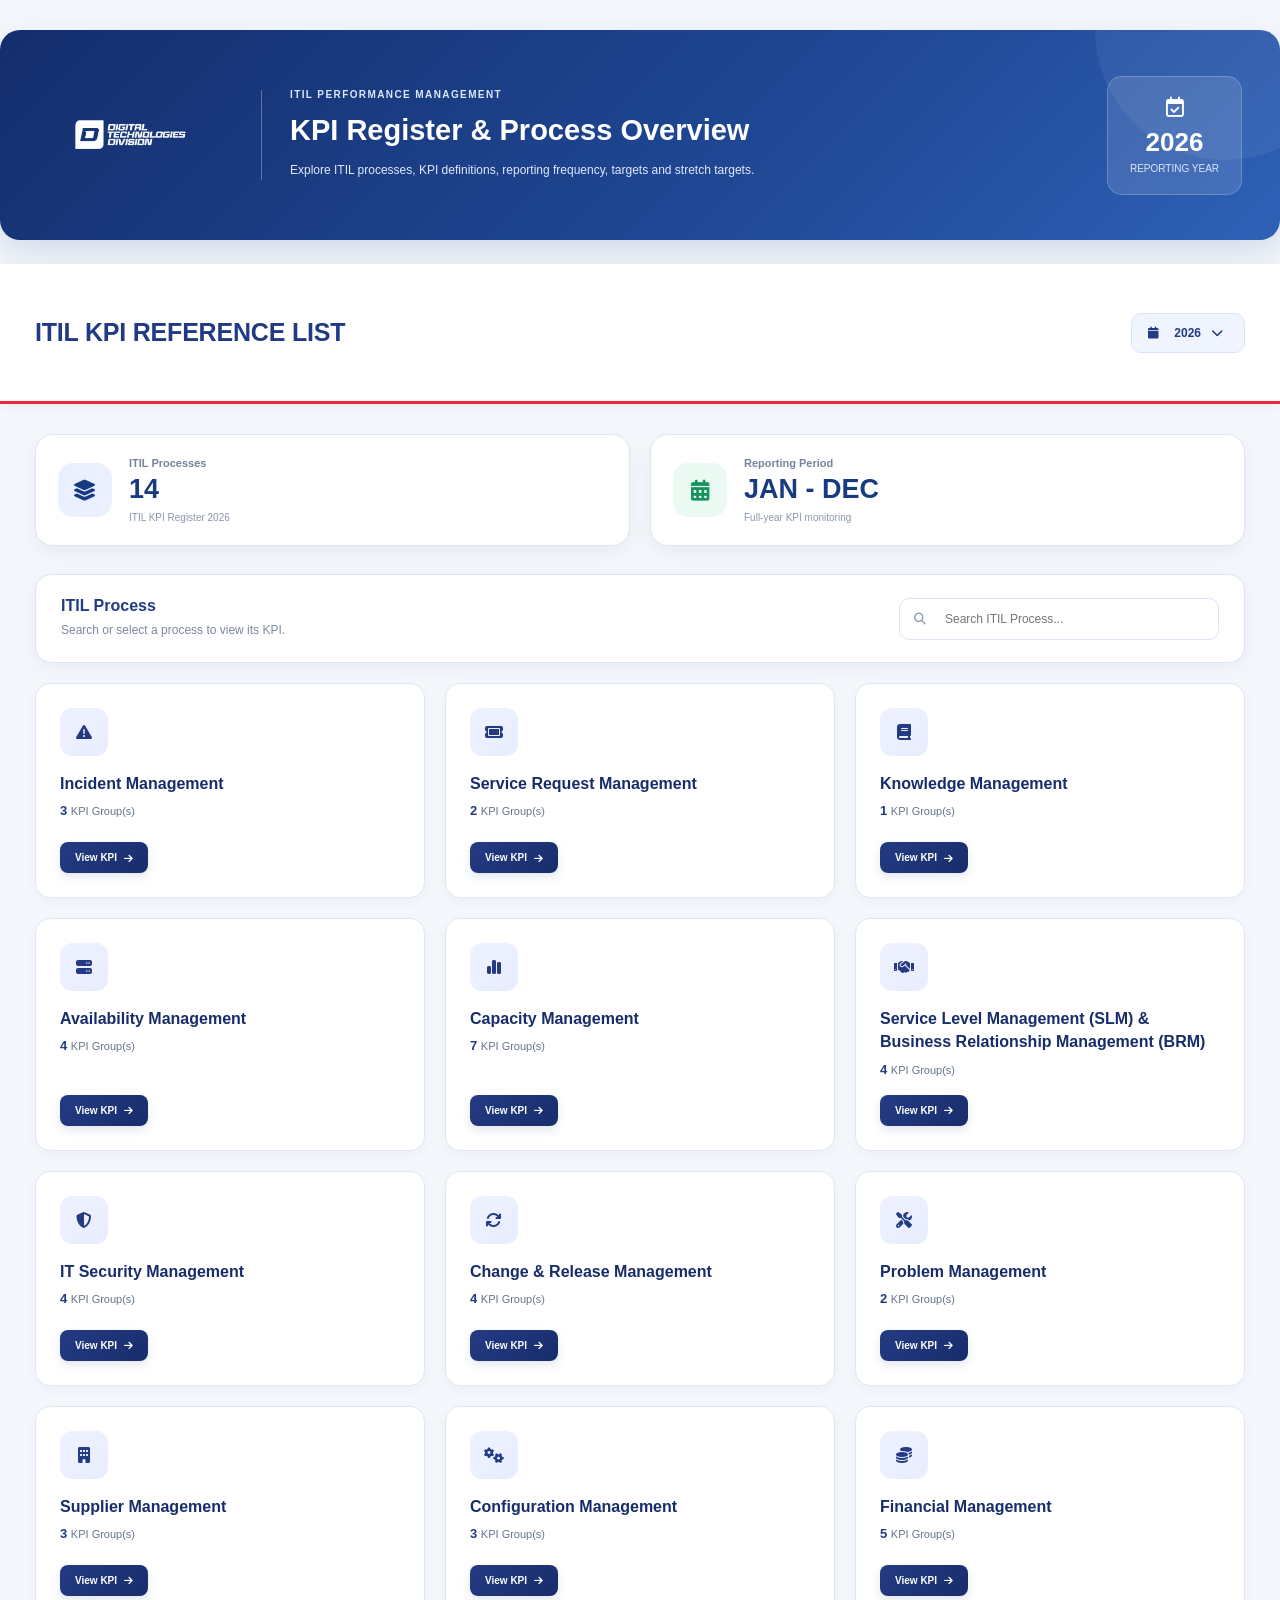
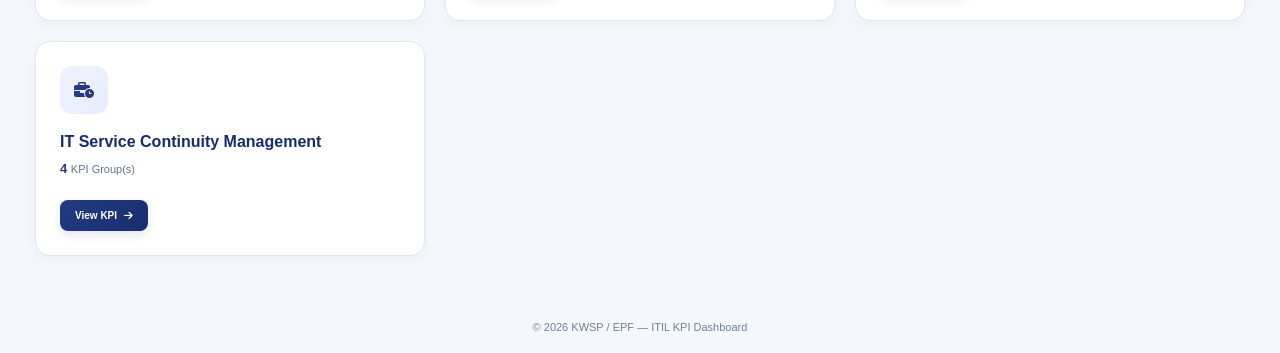
<file: index.html>
<!DOCTYPE html>
<html lang="en">

<head>
    <meta charset="UTF-8">
    <meta name="viewport" content="width=device-width, initial-scale=1.0">

    <title>KWSP | ITIL KPI Register 2026</title>

    <!-- ==========================================
         AUTOMATIC REDIRECT TO ITIL KPI REGISTER
    ========================================== -->

    <meta http-equiv="refresh" content="0; url=./overall.html">

    <script>
        // Automatically open ITIL KPI Register
        window.location.replace("./overall.html");
    </script>

</head>

<body>

    <p>
        Redirecting to ITIL KPI Register 2026...
    </p>

    <p>
        If the page does not open automatically,
        click the link below.
    </p>

    <a href="./overall.html">
        Open ITIL KPI Register 2026
    </a>

</body>

</html>
</file>
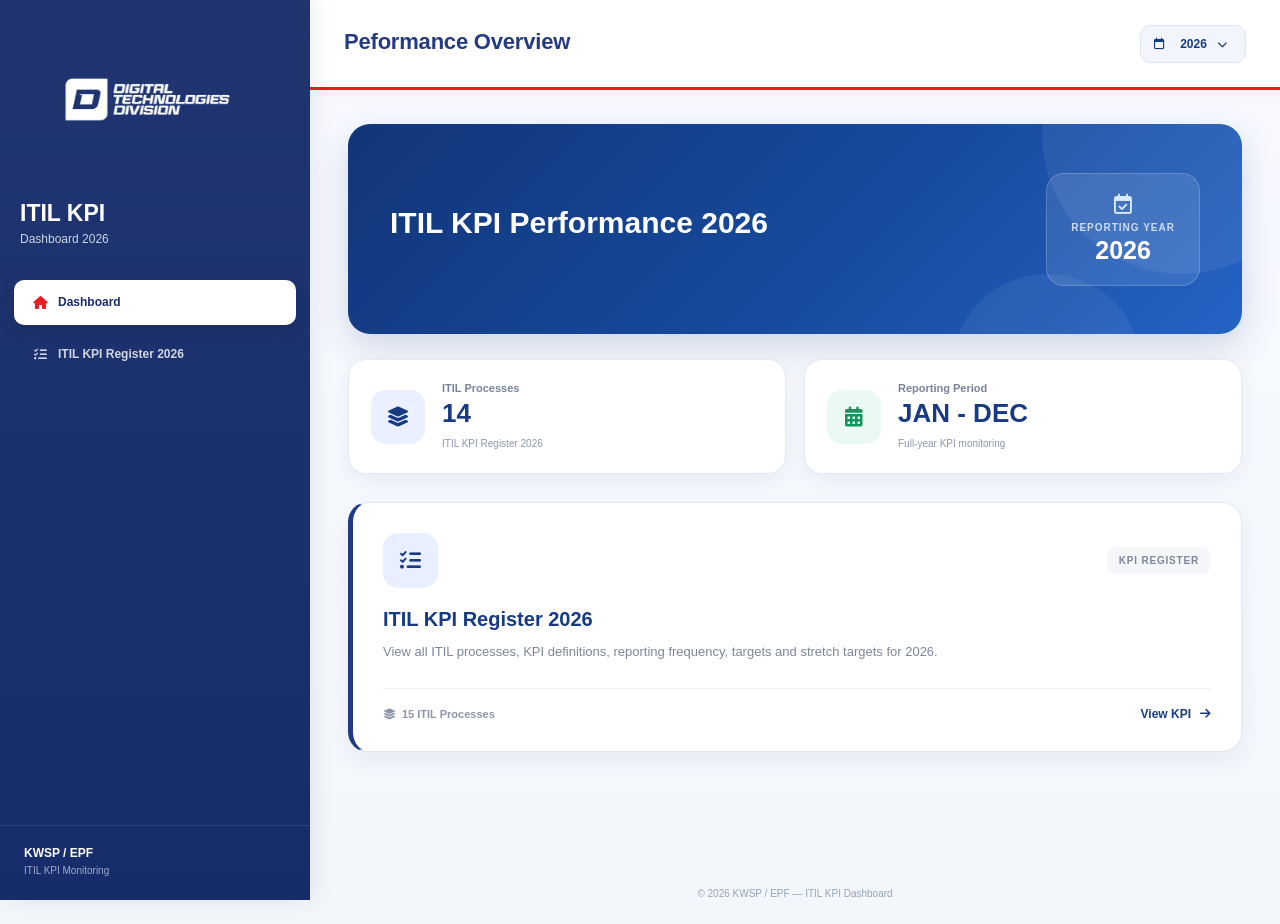
<file: dashboard.html>
<!DOCTYPE html>
<html lang="en">

<head>
    <meta charset="UTF-8">
    <meta name="viewport"
          content="width=device-width, initial-scale=1.0">

    <title>KWSP | ITIL KPI Dashboard 2026</title>

    <!-- MAIN CSS -->
    <link rel="stylesheet" href="css/style.css">

    <!-- FONT AWESOME -->
    <link rel="stylesheet"
          href="https://cdnjs.cloudflare.com/ajax/libs/font-awesome/6.5.1/css/all.min.css">

    <style>

        /* ==========================================
           GENERAL SETTINGS
        ========================================== */

        * {
            box-sizing: border-box;
        }

        .dashboard-content {
            padding-bottom: 35px;
        }

        /* ==========================================
           HERO BANNER
        ========================================== */

        .dashboard-hero {
            position: relative;
            overflow: hidden;
            display: flex;
            align-items: center;
            justify-content: space-between;
            gap: 30px;
            min-height: 210px;
            padding: 38px 42px;
            margin-bottom: 25px;
            border-radius: 22px;

            background: linear-gradient(
                135deg,
                #123578 0%,
                #174a9d 55%,
                #2463c5 100%
            );

            box-shadow:
                0 12px 35px rgba(23,59,130,0.18);

            color: white;
        }

        .dashboard-hero::before {
            content: "";
            position: absolute;
            width: 280px;
            height: 280px;
            right: -80px;
            top: -130px;
            border-radius: 50%;
            background: rgba(255,255,255,0.07);
        }

        .dashboard-hero::after {
            content: "";
            position: absolute;
            width: 190px;
            height: 190px;
            right: 100px;
            bottom: -130px;
            border-radius: 50%;
            background: rgba(255,255,255,0.06);
        }

        .dashboard-hero-copy {
            position: relative;
            z-index: 2;
            max-width: 650px;
        }

        .dashboard-hero h2 {
            margin: 0 0 12px;
            font-size: 30px;
            line-height: 1.25;
            color: white;
        }

        /* ==========================================
           REPORTING YEAR IN HERO
        ========================================== */

        .dashboard-hero-year {
            position: relative;
            z-index: 2;
            min-width: 135px;
            padding: 20px 24px;
            text-align: center;

            border:
                1px solid rgba(255,255,255,0.18);

            border-radius: 18px;
            background: rgba(255,255,255,0.11);
        }

        .dashboard-hero-year i {
            display: block;
            margin-bottom: 8px;
            font-size: 20px;
            color: #dbe8ff;
        }

        .dashboard-hero-year span {
            display: block;
            margin-bottom: 3px;
            font-size: 10px;
            font-weight: 700;
            letter-spacing: 1px;
            color: #cbdcff;
        }

        .dashboard-hero-year strong {
            font-size: 25px;
            color: white;
        }

        /* ==========================================
           YEAR DROPDOWN
           WHOLE BOX CLICKABLE
        ========================================== */

        .topbar .year.year-selector {
            position: relative;

            display: inline-flex;
            align-items: center;
            justify-content: center;

            gap: 10px;

            min-width: 106px;
            min-height: 38px;

            padding: 10px 13px;

            border: 1px solid #dbe4f4;
            border-radius: 10px;

            background: #f2f5fc;
            color: #173b82;

            cursor: pointer;
        }

        .year-selector > i {
            font-size: 12px;
            color: #173b82;
            pointer-events: none;
        }

        .year-selector #selectedYearLabel {
            font-family: Arial, sans-serif;
            font-size: 12px;
            font-weight: 700;
            color: #173b82;
            pointer-events: none;
        }

        /* Cover the entire box with select */

        .year-selector select {
            position: absolute;

            inset: 0;

            width: 100%;
            height: 100%;

            margin: 0;
            padding: 0;

            opacity: 0;

            cursor: pointer;
            z-index: 3;
        }

        .year-selector .fa-chevron-down {
            font-size: 10px;
            pointer-events: none;
        }

        .year-selector:focus-within {
            outline: 2px solid #2463c5;
            outline-offset: 2px;
        }

        /* ==========================================
           SUMMARY CARDS
        ========================================== */

        .dashboard-summary {
            display: grid;

            grid-template-columns:
                repeat(2, minmax(0, 1fr));

            gap: 18px;
            margin-bottom: 28px;
        }

        .summary-card {
            position: relative;
            overflow: hidden;

            display: flex;
            align-items: center;

            gap: 17px;

            min-height: 110px;
            padding: 22px;

            border: 1px solid #e3e9f3;
            border-radius: 18px;

            background: white;

            box-shadow:
                0 7px 20px rgba(15,43,89,0.06);

            transition: 0.2s ease;
        }

        .summary-card:hover {
            transform: translateY(-3px);

            box-shadow:
                0 12px 28px rgba(15,43,89,0.10);
        }

        .summary-icon {
            flex-shrink: 0;

            display: flex;
            align-items: center;
            justify-content: center;

            width: 54px;
            height: 54px;

            border-radius: 15px;
            font-size: 20px;
        }

        .summary-blue {
            color: #173b82;
            background: #eaf0ff;
        }

        .summary-green {
            color: #15945d;
            background: #eaf9f1;
        }

        .summary-content small {
            display: block;
            margin-bottom: 4px;

            color: #77839c;

            font-size: 11px;
            font-weight: 600;
        }

        .summary-content strong {
            display: block;
            margin-bottom: 4px;

            color: #173b82;

            font-size: 26px;
            line-height: 1.2;
        }

        .summary-content span {
            color: #8a96ac;
            font-size: 10px;
        }

        /* ==========================================
           KPI REGISTER CARD
        ========================================== */

        .dashboard-modules {
            display: grid;
            grid-template-columns: 1fr;
            gap: 18px;
        }

        .dashboard-card {
            position: relative;

            display: flex;
            flex-direction: column;

            min-height: 225px;
            padding: 30px;

            overflow: hidden;
            text-decoration: none;

            border: 1px solid #e1e7f0;
            border-left: 5px solid #203b84;

            border-radius: 20px;
            background: white;

            box-shadow:
                0 8px 22px rgba(15,43,89,0.06);

            transition:
                transform 0.22s ease,
                box-shadow 0.22s ease,
                border-color 0.22s ease;
        }

        .dashboard-card:hover {
            transform: translateY(-4px);
            border-color: #cbd9ef;

            box-shadow:
                0 15px 35px rgba(15,43,89,0.11);
        }

        .dashboard-card-top {
            display: flex;
            align-items: center;
            justify-content: space-between;

            margin-bottom: 20px;
        }

        .module-icon {
            display: flex;
            align-items: center;
            justify-content: center;

            width: 55px;
            height: 55px;

            border-radius: 15px;
            font-size: 21px;
        }

        .module-blue {
            color: #173b82;
            background: #e9efff;
        }

        .module-tag {
            padding: 8px 12px;

            border-radius: 9px;
            background: #f4f6fa;

            color: #7c879b;

            font-size: 10px;
            font-weight: 800;
            letter-spacing: 0.8px;
        }

        .dashboard-card h3 {
            position: relative;
            z-index: 2;

            margin: 0 0 10px;

            color: #173b82;
            font-size: 20px;
        }

        .dashboard-card p {
            position: relative;
            z-index: 2;

            flex-grow: 1;

            margin: 0 0 25px;

            color: #7c879b;
            font-size: 13px;
            line-height: 1.7;
        }

        .dashboard-card-footer {
            position: relative;
            z-index: 2;

            display: flex;
            align-items: center;
            justify-content: space-between;

            gap: 15px;

            padding-top: 18px;
            border-top: 1px solid #edf0f5;
        }

        .dashboard-card-info {
            display: inline-flex;
            align-items: center;
            gap: 7px;

            color: #8b96aa;

            font-size: 11px;
            font-weight: 600;
        }

        .dashboard-card-open {
            display: inline-flex;
            align-items: center;
            gap: 9px;

            color: #173b82;

            font-size: 12px;
            font-weight: 800;
        }

        .dashboard-card-open i {
            transition: transform 0.2s ease;
        }

        .dashboard-card:hover
        .dashboard-card-open i {
            transform: translateX(4px);
        }

        /* ==========================================
           NO DATA AVAILABLE PAGE
        ========================================== */

        #dashboard2026[hidden],
        #noYearData[hidden] {
            display: none !important;
        }

        .no-year-data {
            margin: 35px;
            padding: 80px 25px;

            background: white;

            border: 1px solid #e1e7f0;
            border-radius: 18px;

            text-align: center;
        }

        .no-year-data > i {
            display: block;

            margin-bottom: 20px;

            font-size: 46px;
            color: #94a3b8;
        }

        .no-year-data h2 {
            color: #173b82;

            font-size: 23px;
            margin-bottom: 10px;
        }

        .no-year-data p {
            color: #64748b;

            font-size: 13px;
            margin-bottom: 24px;
        }

        .no-year-data button {
            border: none;
            border-radius: 9px;

            padding: 12px 22px;

            background: #173b82;
            color: white;

            font-weight: 700;
            cursor: pointer;
        }

        .no-year-data button:hover {
            background: #2454ad;
        }

        /* ==========================================
           RESPONSIVE DESIGN
        ========================================== */

        @media (max-width: 1000px) {

            .dashboard-summary {
                grid-template-columns: 1fr;
            }

        }

        @media (max-width: 700px) {

            .dashboard-hero {
                flex-direction: column;
                align-items: flex-start;
                padding: 28px;
            }

            .dashboard-hero-year {
                width: 100%;
            }

            .dashboard-hero h2 {
                font-size: 25px;
            }

            .dashboard-card {
                padding: 22px;
            }

            .dashboard-card-footer {
                flex-wrap: wrap;
            }

            .no-year-data {
                margin: 18px;
                padding: 55px 20px;
            }

        }

    </style>

</head>

<body>

<div class="app">

    <!-- ==========================================
         SIDEBAR
    ========================================== -->

    <aside class="sidebar">

        <div class="brand">

            <img
                src="images/kwsp-epf.png"
                alt="KWSP EPF Logo"
                class="kwsp-logo"
            >

            <div class="brand-title">

                <h2>ITIL KPI</h2>

                <p>Dashboard 2026</p>

            </div>

        </div>

        <!-- NAVIGATION -->

        <nav>

            <a
                href="dashboard.html"
                class="nav-btn active"
            >

                <i class="fa-solid fa-house"></i>

                Dashboard

            </a>

            <a
                href="overall.html"
                class="nav-btn"
            >

                <i class="fa-solid fa-list-check"></i>

                ITIL KPI Register 2026

            </a>

        </nav>

        <!-- SIDEBAR FOOTER -->

        <div class="side-foot">

            <b>KWSP / EPF</b>

            <span>ITIL KPI Monitoring</span>

        </div>

    </aside>

    <!-- ==========================================
         MAIN CONTENT
    ========================================== -->

    <main>

        <!-- ======================================
             TOP BAR
        ====================================== -->

        <header class="topbar">

            <div>

                <h1>Peformance Overview</h1>

            </div>

            <!-- ==================================
                 CLICKABLE YEAR SELECTOR
            ================================== -->

            <div class="topbar-right">

                <div class="year year-selector">

                    <i class="fa-regular fa-calendar"></i>

                    <!-- YEAR DISPLAY -->

                    <span id="selectedYearLabel">
                        2026
                    </span>

                    <!-- FULL BOX CLICKABLE SELECT -->

                    <select
                        id="yearSelect"
                        aria-label="Select reporting year"
                    >

                        <option value="2026" selected>
                            2026
                        </option>

                        <option value="2027">
                            2027
                        </option>

                    </select>

                    <i class="fa-solid fa-chevron-down"></i>

                </div>

            </div>

        </header>

        <!-- ======================================
             NO DATA MESSAGE FOR 2027
        ====================================== -->

        <section
            id="noYearData"
            class="no-year-data"
            hidden
        >

            <i class="fa-regular fa-calendar-xmark"></i>

            <h2 id="noYearTitle">
                No KPI Data Available for 2027
            </h2>

            <p>
                KPI data for the selected reporting
                year is not available yet.
            </p>

            <button
                type="button"
                id="backTo2026"
            >

                View 2026 Dashboard

            </button>

        </section>

        <!-- ======================================
             DASHBOARD 2026
        ====================================== -->

        <section
            id="dashboard2026"
            class="content dashboard-content"
        >

            <!-- HERO BANNER -->

            <div class="dashboard-hero">

                <div class="dashboard-hero-copy">

                    <h2>
                        ITIL KPI Performance 2026
                    </h2>

                </div>

                <!-- REPORTING YEAR -->

                <div class="dashboard-hero-year">

                    <i class="fa-regular fa-calendar-check"></i>

                    <span>REPORTING YEAR</span>

                    <strong>2026</strong>

                </div>

            </div>

            <!-- ==================================
                 SUMMARY CARDS
            ================================== -->

            <div class="dashboard-summary">

                <!-- ITIL PROCESSES -->

                <div class="summary-card">

                    <div class="summary-icon summary-blue">

                        <i class="fa-solid fa-layer-group"></i>

                    </div>

                    <div class="summary-content">

                        <small>
                            ITIL Processes
                        </small>

                        <strong id="statProcess">
                            15
                        </strong>

                        <span>
                            ITIL KPI Register 2026
                        </span>

                    </div>

                </div>

                <!-- REPORTING PERIOD -->

                <div class="summary-card">

                    <div class="summary-icon summary-green">

                        <i class="fa-solid fa-calendar-days"></i>

                    </div>

                    <div class="summary-content">

                        <small>
                            Reporting Period
                        </small>

                        <strong>
                            JAN - DEC
                        </strong>

                        <span>
                            Full-year KPI monitoring
                        </span>

                    </div>

                </div>

            </div>

            <!-- ==================================
                 KPI REGISTER MODULE
            ================================== -->

            <div class="dashboard-modules">

                <a
                    href="overall.html"
                    class="dashboard-card"
                >

                    <!-- CARD TOP -->

                    <div class="dashboard-card-top">

                        <div class="module-icon module-blue">

                            <i class="fa-solid fa-list-check"></i>

                        </div>

                        <span class="module-tag">
                            KPI REGISTER
                        </span>

                    </div>

                    <!-- CARD CONTENT -->

                    <h3>
                        ITIL KPI Register 2026
                    </h3>

                    <p>
                        View all ITIL processes,
                        KPI definitions, reporting
                        frequency, targets and
                        stretch targets for 2026.
                    </p>

                    <!-- CARD FOOTER -->

                    <div class="dashboard-card-footer">

                        <span class="dashboard-card-info">

                            <i class="fa-solid fa-layer-group"></i>

                            15 ITIL Processes

                        </span>

                        <span class="dashboard-card-open">

                            View KPI

                            <i class="fa-solid fa-arrow-right"></i>

                        </span>

                    </div>

                </a>

            </div>

        </section>

        <!-- ======================================
             FOOTER
        ====================================== -->

        <footer>

            © 2026 KWSP / EPF —
            ITIL KPI Dashboard

        </footer>

    </main>

</div>

<!-- ==========================================
     EXISTING JAVASCRIPT FILES
========================================== -->

<script src="js/data.js"></script>
<script src="js/script.js"></script>

<!-- ==========================================
     YEAR SELECTION FUNCTION
========================================== -->

<script>

document.addEventListener("DOMContentLoaded", function () {

    const yearSelect =
        document.getElementById("yearSelect");

    const selectedYearLabel =
        document.getElementById("selectedYearLabel");

    const dashboard =
        document.getElementById("dashboard2026");

    const noYearData =
        document.getElementById("noYearData");

    const noYearTitle =
        document.getElementById("noYearTitle");

    const backButton =
        document.getElementById("backTo2026");

    /* ======================================
       SHOW SELECTED YEAR
    ====================================== */

    function showSelectedYear(year) {

        // Update year shown in the box

        selectedYearLabel.textContent = year;

        // Data currently available for 2026 only

        const hasData = year === "2026";

        // Show or hide dashboard

        dashboard.hidden = !hasData;

        // Show or hide no-data message

        noYearData.hidden = hasData;

        if (!hasData) {

            noYearTitle.textContent =
                "No KPI Data Available for " + year;

        }

    }

    /* ======================================
       CHANGE YEAR USING DROPDOWN
    ====================================== */

    yearSelect.addEventListener("change", function () {

        showSelectedYear(yearSelect.value);

    });

    /* ======================================
       RETURN TO 2026 DASHBOARD
    ====================================== */

    backButton.addEventListener("click", function () {

        yearSelect.value = "2026";

        showSelectedYear("2026");

    });

    /* ======================================
       INITIAL DISPLAY
    ====================================== */

    showSelectedYear(yearSelect.value);

});

</script>

</body>
</html>
</file>
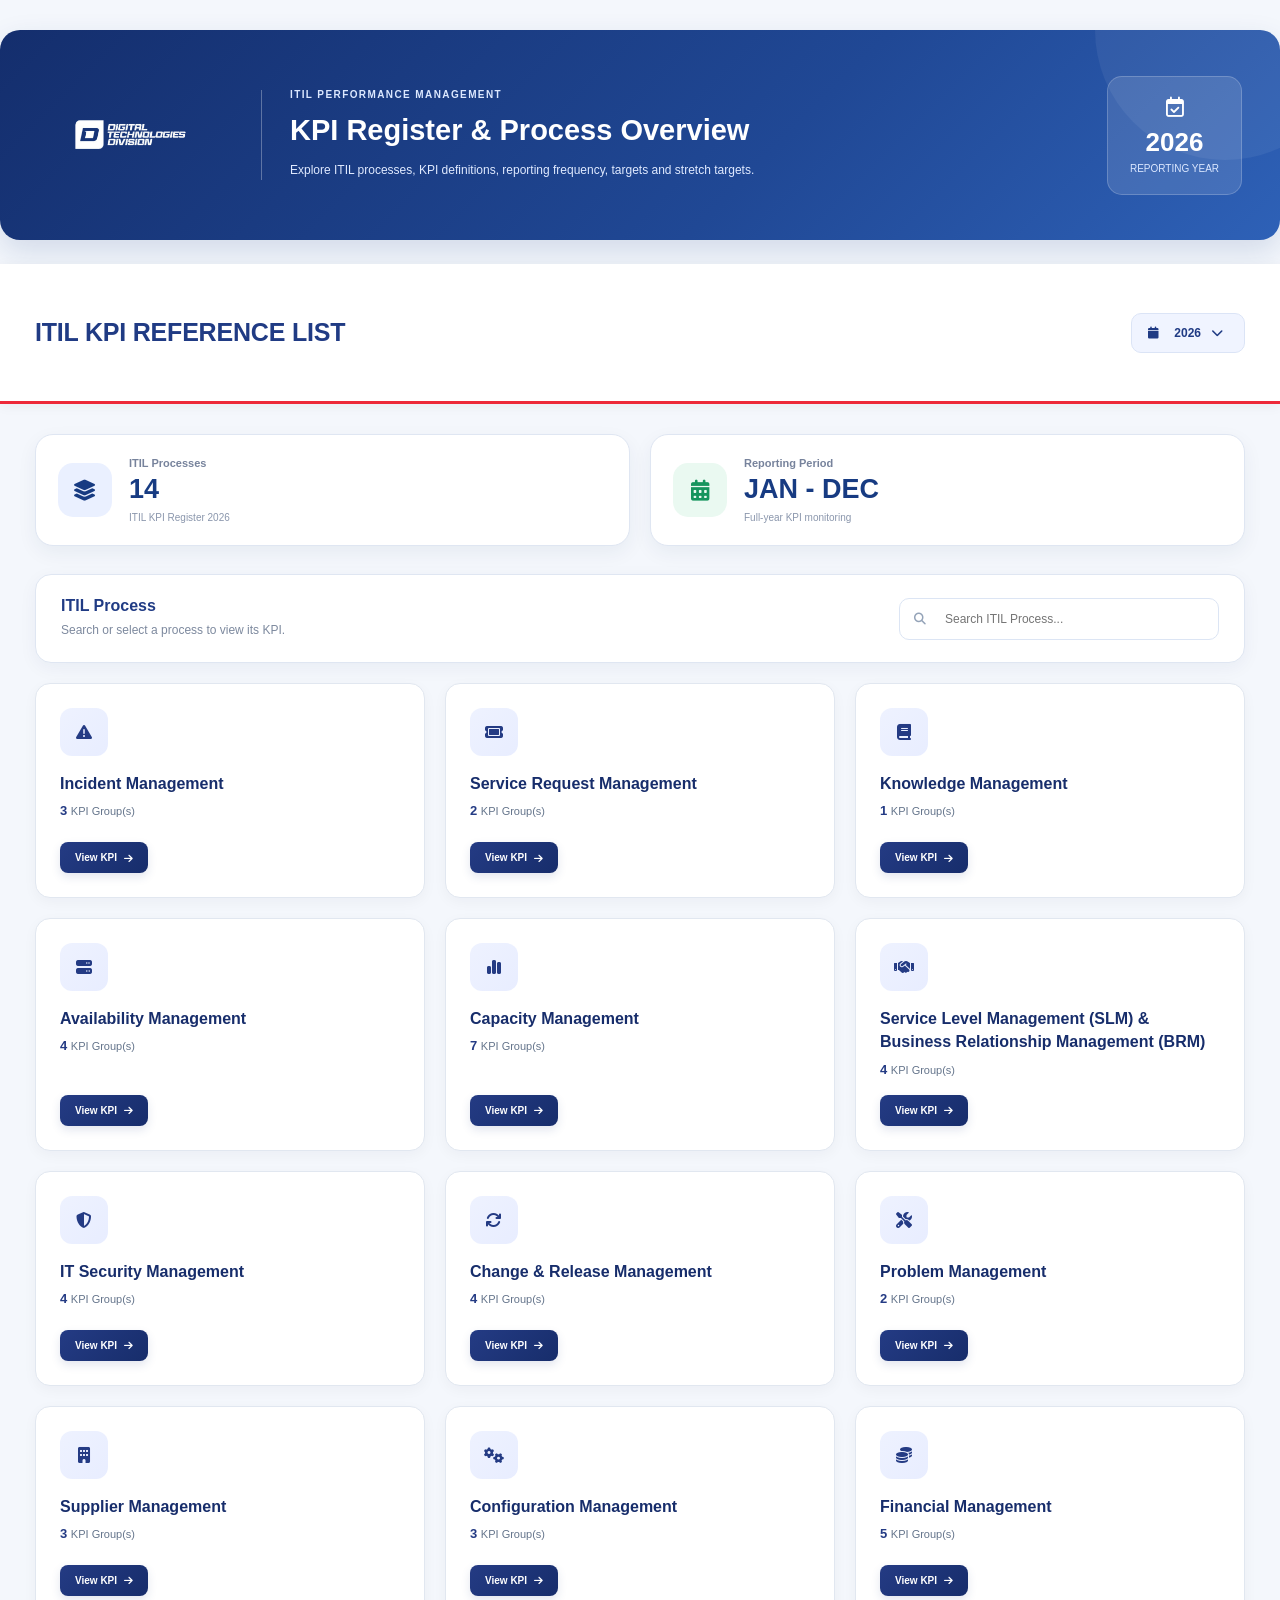
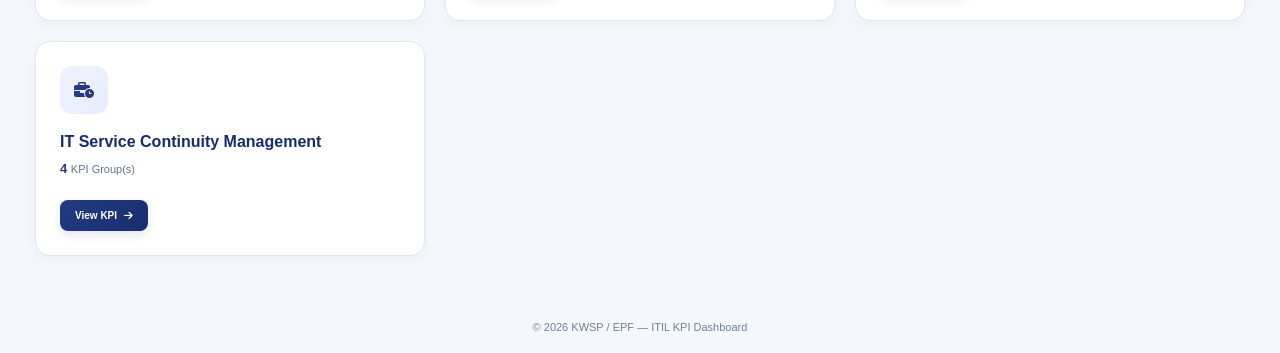
<file: overall.html>
<!DOCTYPE html>
<html lang="en">
<head>
    <meta charset="UTF-8">
    <meta name="viewport" content="width=device-width, initial-scale=1.0">
    <title>KWSP | ITIL KPI Register 2026</title>
    <link rel="stylesheet" href="css/style.css">
    <link rel="stylesheet" href="https://cdnjs.cloudflare.com/ajax/libs/font-awesome/6.5.1/css/all.min.css">

    <style>
        * {
            box-sizing: border-box;
        }

        html, body {
            margin: 0;
            padding: 0;
            min-height: 100%;
        }

        body {
            font-family: Arial, sans-serif;
            background: #f4f7fc;
            color: #203b84;
        }

        .app {
            display: block !important;
            width: 100% !important;
            min-height: 100vh;
        }

        .app > .sidebar {
            display: none !important;
        }

        .app > main {
            display: block !important;
            width: 100% !important;
            max-width: 100% !important;
            min-height: 100vh;
            margin: 0 !important;
            padding: 0 !important;
            background: #f4f7fc;
            overflow: visible !important;
        }

        /* TOPBAR */

        .topbar {
            display: flex;
            align-items: center;
            justify-content: space-between;
            gap: 24px;
            width: 100%;
            min-height: 140px;
            padding: 20px 35px;
            background: #ffffff;
            border-bottom: 3px solid #ed2939;
        }

        .topbar-title {
            display: flex;
            flex-direction: column;
            align-items: flex-start;
        }

        .topbar-title h1 {
            margin: 0;
            color: #203b84;
            font-size: 25px;
            font-weight: 800;
        }

        .back-dashboard {
            display: inline-flex !important;
            align-items: center;
            gap: 9px;
            margin-bottom: 18px;
            padding: 11px 16px;
            background: #203b84;
            color: #ffffff;
            border: 1px solid #203b84;
            border-radius: 10px;
            font-size: 12px;
            font-weight: 700;
            text-decoration: none;
            transition: 0.2s ease;
        }

        .back-dashboard:hover {
            background: #3458b0;
            color: #ffffff;
        }

        /* YEAR SELECTOR */

        .topbar .year.year-selector {
            position: relative;
            display: inline-flex;
            align-items: center;
            justify-content: center;
            gap: 10px;
            min-width: 108px;
            min-height: 39px;
            padding: 12px 16px;
            border: 1px solid #dbe4f6;
            border-radius: 10px;
            background: #f0f4ff;
            color: #203b84;
            cursor: pointer;
        }

        .year-selector > i,
        .year-selector #selectedYearLabel {
            color: #203b84;
            font-size: 12px;
            font-weight: 700;
            pointer-events: none;
        }

        .year-selector select {
            position: absolute;
            inset: 0;
            width: 100%;
            height: 100%;
            margin: 0;
            opacity: 0;
            z-index: 5;
            cursor: pointer;
        }

        .year-selector:focus-within {
            outline: 2px solid #3565c0;
            outline-offset: 2px;
        }

        /* HERO BANNER */

        .overall-hero {
            position: relative;
            display: flex;
            align-items: center;
            justify-content: space-between;
            gap: 30px;
            min-height: 210px;
            padding: 35px 38px;
            margin-top: 30px;
            margin-bottom: 24px;
            overflow: hidden;
            border-radius: 20px;
            background: linear-gradient(
                135deg,
                #142e6d 0%,
                #204895 60%,
                #2e61b7 100%
            );
            box-shadow: 0 12px 30px rgba(23,59,130,0.15);
            color: #ffffff;
        }

        .overall-hero::after {
            content: "";
            position: absolute;
            width: 260px;
            height: 260px;
            right: -75px;
            top: -130px;
            border-radius: 50%;
            background: rgba(255,255,255,0.06);
            pointer-events: none;
        }

        .overall-hero-left {
            position: relative;
            z-index: 2;
            display: flex;
            align-items: center;
            flex: 1;
            min-width: 0;
            gap: 28px;
        }

        .overall-hero-logo {
            display: block;
            flex-shrink: 0;
            width: 195px;
            max-width: 36%;
            height: auto;
            max-height: 145px;
            object-fit: contain;
            background: transparent !important;
            border: none !important;
            border-radius: 0 !important;
            box-shadow: none !important;
            padding: 0 !important;
        }

        .hero-logo-divider {
            width: 1px;
            min-width: 1px;
            height: 90px;
            background: rgba(255,255,255,0.3);
        }

        .overall-hero-content {
            position: relative;
            z-index: 2;
            min-width: 0;
        }

        .hero-label {
            display: block;
            margin-bottom: 12px;
            color: #dce8ff;
            font-size: 10px;
            font-weight: 800;
            letter-spacing: 1.4px;
        }

        .overall-hero h2 {
            margin: 0 0 10px;
            color: #ffffff;
            font-size: 29px;
            font-weight: 800;
            line-height: 1.3;
        }

        .overall-hero-content p {
            margin: 0;
            color: #e0eaff;
            font-size: 12px;
            line-height: 1.7;
        }

        .hero-year {
            position: relative;
            z-index: 2;
            min-width: 135px;
            padding: 20px;
            text-align: center;
            background: rgba(255,255,255,0.12);
            border: 1px solid rgba(255,255,255,0.2);
            border-radius: 15px;
        }

        .hero-year i {
            display: block;
            margin-bottom: 10px;
            font-size: 20px;
        }

        .hero-year strong {
            display: block;
            color: #ffffff;
            font-size: 26px;
        }

        .hero-year span {
            display: block;
            margin-top: 5px;
            color: #dce8ff;
            font-size: 10px;
        }

        #overallHero[hidden] {
            display: none !important;
        }

        /* MAIN CONTENT */

        .content {
            width: 100% !important;
            max-width: 100% !important;
            padding: 30px 35px 45px;
            margin: 0 !important;
            overflow: visible !important;
        }

        #processList,
        #processDetail {
            width: 100%;
            max-width: 100%;
        }

        #processDetail {
            display: none;
            position: relative;
            padding-bottom: 35px;
            overflow: visible !important;
        }

        /* SUMMARY CARDS */

        .overall-summary {
            display: grid;
            grid-template-columns: repeat(2, minmax(0, 1fr));
            gap: 20px;
            margin-bottom: 28px;
        }

        .overall-summary-card {
            display: flex;
            align-items: center;
            gap: 17px;
            min-width: 0;
            min-height: 112px;
            padding: 22px;
            background: #ffffff;
            border: 1px solid #dfe6f2;
            border-radius: 18px;
            box-shadow: 0 7px 20px rgba(15,43,89,0.06);
            transition: 0.2s ease;
        }

        .overall-summary-card:hover {
            transform: translateY(-3px);
            box-shadow: 0 12px 28px rgba(15,43,89,0.10);
        }

        .overall-summary-icon {
            flex: 0 0 54px;
            display: flex;
            align-items: center;
            justify-content: center;
            width: 54px;
            height: 54px;
            border-radius: 15px;
            font-size: 21px;
        }

        .overall-summary-icon.blue {
            background: #eaf0ff;
            color: #173b82;
        }

        .overall-summary-icon.green {
            background: #eaf9f1;
            color: #15945d;
        }

        .overall-summary-info small {
            display: block;
            margin-bottom: 4px;
            color: #77839c;
            font-size: 11px;
            font-weight: 600;
        }

        .overall-summary-info strong {
            display: block;
            color: #173b82;
            font-size: 27px;
            line-height: 1.25;
            font-weight: 800;
        }

        .overall-summary-info span {
            display: block;
            margin-top: 5px;
            color: #8a96ac;
            font-size: 10px;
        }

        /* PROCESS SEARCH */

        .section-tools {
            display: flex;
            align-items: center;
            justify-content: space-between;
            gap: 20px;
            padding: 22px 25px;
            margin-bottom: 20px;
            background: #ffffff;
            border: 1px solid #dfe6f2;
            border-radius: 16px;
            box-shadow: 0 5px 18px rgba(20,48,100,0.05);
        }

        .section-tools h3 {
            margin: 0 0 6px;
            color: #203b84;
            font-size: 16px;
        }

        .section-tools p {
            margin: 0;
            color: #7d899e;
            font-size: 12px;
        }

        .search {
            display: flex;
            align-items: center;
            gap: 10px;
            width: 320px;
            max-width: 100%;
            padding: 12px 14px;
            background: #ffffff;
            border: 1px solid #dce5f4;
            border-radius: 10px;
            color: #8b9bb7;
        }

        .search input {
            width: 100%;
            min-width: 0;
            border: none;
            outline: none;
            background: transparent;
            color: #203b84;
            font-family: inherit;
            font-size: 12px;
        }

        .search:focus-within {
            border-color: #3565c0;
            box-shadow: 0 0 0 3px rgba(53,101,192,0.08);
        }

        /* PROCESS CARDS */

        .process-grid {
            display: grid;
            grid-template-columns: repeat(3, minmax(0,1fr));
            gap: 20px;
        }

        .process-grid > * {
            min-width: 0;
        }

        /* KPI DETAILS - BACK BUTTON */

        #processDetail .sticky-back-bar {
            position: sticky !important;
            top: 0 !important;
            z-index: 9999 !important;
            display: flex;
            align-items: center;
            width: 100%;
            min-height: 78px;
            margin: -30px 0 25px;
            padding: 16px 0;
            background: #f4f7fc;
            border-bottom: 1px solid #e1e8f3;
            box-shadow: 0 6px 15px rgba(20,48,100,0.04);
        }

        #processDetail #backBtn {
            display: inline-flex !important;
            align-items: center;
            justify-content: center;
            gap: 9px;
            margin: 0;
            padding: 11px 17px;
            background: #ffffff;
            color: #203b84;
            border: 1px solid #dce5f4;
            border-radius: 10px;
            font-family: inherit;
            font-size: 12px;
            font-weight: 700;
            cursor: pointer;
        }

        #processDetail #backBtn:hover {
            background: #203b84;
            color: #ffffff;
        }

        #processDetail > .heading {
            display: none !important;
        }

        /* KPI PROCESS BANNER */

        #processDetail .kpi-process-banner {
            display: flex !important;
            align-items: center;
            justify-content: space-between;
            flex-wrap: wrap;
            gap: 24px;
            width: 100%;
            min-height: 165px;
            margin-bottom: 25px;
            padding: 30px 35px;
            background: #ffffff !important;
            border: 1px solid #dce5f4;
            border-left: 5px solid #203b84;
            border-radius: 18px;
            box-shadow: 0 8px 28px rgba(20,48,100,0.07);
        }

        #processDetail .kpi-process-left {
            display: flex !important;
            align-items: center;
            flex: 1;
            min-width: 0;
            gap: 22px;
        }

        #processDetail .kpi-process-icon {
            display: flex !important;
            align-items: center;
            justify-content: center;
            width: 70px;
            height: 70px;
            min-width: 70px;
            background: #eaf0ff !important;
            color: #203b84 !important;
            border-radius: 17px;
        }

        #processDetail .kpi-process-icon i {
            font-size: 27px;
            color: #203b84 !important;
        }

        #processDetail .process-label {
            display: block;
            margin-bottom: 8px;
            color: #d52e42 !important;
            font-size: 10px;
            font-weight: 800;
            letter-spacing: 1.5px;
        }

        #processDetail #bannerProcessTitle {
            margin: 0 0 7px;
            color: #203b84 !important;
            font-size: 27px;
            font-weight: 800;
        }

        .kpi-count {
            display: flex;
            flex-direction: column;
            align-items: center;
            justify-content: center;
            min-width: 135px;
            min-height: 100px;
            padding: 18px 25px;
            background: #eaf1ff;
            border: 1px solid #dbe6fb;
            border-radius: 15px;
        }

        .kpi-count strong {
            color: #203b84;
            font-size: 32px;
            font-weight: 800;
        }

        .kpi-count span {
            margin-top: 5px;
            color: #203b84;
            font-size: 10px;
            font-weight: 800;
        }

        /* KPI TABLE */

        .kpi-detail-panel {
            width: 100%;
            max-width: 100%;
            overflow: hidden;
            background: #ffffff;
            border: 1px solid #dce5f4;
            border-radius: 17px;
            box-shadow: 0 8px 28px rgba(20,48,100,0.06);
        }

        .kpi-detail-panel .panel-head {
            display: flex;
            align-items: center;
            justify-content: space-between;
            gap: 20px;
            padding: 24px 28px;
        }

        .kpi-detail-panel .panel-head h3 {
            margin: 0;
            color: #203b84;
            font-size: 18px;
        }

        .kpi-table-wrap {
            width: 100%;
            overflow-x: auto;
        }

        .kpi-detail-table {
            width: 100%;
            min-width: 950px;
            border-collapse: collapse;
        }

        .kpi-detail-table th {
            padding: 17px 18px;
            background: #203b84;
            color: #ffffff !important;
            font-size: 13px;
            font-weight: 700;
            text-align: left;
        }

        .kpi-detail-table td {
            padding: 17px 18px;
            border-bottom: 1px solid #e8edf5;
            color: #000000 !important;
            font-family: Arial, sans-serif;
            font-size: 13px;
            vertical-align: middle;
        }

        .kpi-detail-table tbody td * {
            color: #000000 !important;
            font-size: 13px;
        }

        .kpi-detail-table tbody tr:hover {
            background: #f5f8ff;
        }

        #processDetail .number-cell,
        #processDetail .center-cell {
            text-align: center !important;
            vertical-align: middle !important;
        }

        #processDetail .number-badge,
        #processDetail .frequency-badge,
        #processDetail .target-value,
        #processDetail .stretch-value {
            display: inline !important;
            width: auto !important;
            min-width: 0 !important;
            height: auto !important;
            margin: 0 !important;
            padding: 0 !important;
            background: transparent !important;
            background-image: none !important;
            border: none !important;
            border-radius: 0 !important;
            box-shadow: none !important;
            color: #000000 !important;
        }

        #processDetail td[rowspan] {
            vertical-align: middle !important;
        }

        /* NO DATA 2027 */

        #overall2026[hidden],
        #noYearData[hidden] {
            display: none !important;
        }

        .no-year-data {
            margin: 35px;
            padding: 80px 25px;
            background: #ffffff;
            border: 1px solid #dfe6f2;
            border-radius: 18px;
            text-align: center;
        }

        .no-year-data > i {
            display: block;
            margin-bottom: 20px;
            font-size: 46px;
            color: #94a3b8;
        }

        .no-year-data h2 {
            color: #203b84;
            font-size: 23px;
        }

        .no-year-data p {
            color: #64748b;
            font-size: 13px;
            margin-bottom: 24px;
        }

        .no-year-data button {
            padding: 12px 22px;
            background: #203b84;
            color: #ffffff;
            border: none;
            border-radius: 9px;
            font-weight: 700;
            cursor: pointer;
        }

        .no-year-data button:hover {
            background: #3458b0;
        }

        main > footer {
            padding: 20px 35px;
            color: #71809b;
            font-size: 11px;
            text-align: center;
        }

        /* RESPONSIVE */

        @media (max-width: 1100px) {
            .process-grid {
                grid-template-columns: repeat(2, minmax(0,1fr));
            }

            .overall-hero-logo {
                width: 150px;
            }
        }

        @media (max-width: 700px) {
            .topbar {
                padding: 20px;
                flex-wrap: wrap;
            }

            .content {
                padding: 20px;
            }

            .overall-hero {
                flex-direction: column;
                align-items: flex-start;
                padding: 28px;
            }

            .overall-hero-left {
                flex-direction: column;
                align-items: flex-start;
                gap: 18px;
            }

            .overall-hero-logo {
                width: 160px;
                max-width: 100%;
            }

            .hero-logo-divider {
                display: none;
            }

            .overall-hero h2 {
                font-size: 24px;
            }

            .hero-year {
                width: 100%;
            }

            .overall-summary {
                grid-template-columns: 1fr;
            }

            .section-tools {
                flex-direction: column;
                align-items: stretch;
            }

            .search {
                width: 100%;
            }

            .process-grid {
                grid-template-columns: 1fr;
            }

            #processDetail .sticky-back-bar {
                margin-top: -20px;
            }

            #processDetail .kpi-process-banner {
                padding: 22px;
            }

            #processDetail .kpi-detail-table {
                min-width: 800px;
            }

            .kpi-detail-panel .panel-head {
                flex-direction: column;
                align-items: stretch;
            }

            .no-year-data {
                margin: 18px;
                padding: 55px 20px;
            }
        }

        /* INCIDENT MANAGEMENT */

        #processDetail .kpi-detail-table tbody tr:has(
            > td.number-cell .number-badge
        ) > td {
            background-color: #e8f0ff !important;
        }

        #processDetail .kpi-detail-table tbody tr:has(
            > td.number-cell .number-badge
        ) > td {
            background-color: #ffffff !important;
        }

        #processDetail .kpi-detail-table tbody tr:nth-child(1) > td,
        #processDetail .kpi-detail-table tbody tr:nth-child(2) > td,
        #processDetail .kpi-detail-table tbody tr:last-child > td {
            background-color: #e8f0ff !important;
        }

        #processDetail .kpi-detail-table tbody tr.group-row > td {
            border-bottom: none !important;
        }

        #processDetail .kpi-detail-table tbody tr.group-row > td {
            background-color: #e8f0ff !important;
        }

        #processDetail .kpi-detail-table tbody td.kpi-name,
        #processDetail .kpi-detail-table tbody td.kpi-name * {
            color: #000000 !important;
        }

        #processDetail .kpi-detail-table
        tbody tr.kpi-main-row > td {
            background-color: #ffffff !important;
        }

        #processDetail .kpi-detail-table
        tbody tr.kpi-main-row > td.kpi-main-name {
            background-color: #e8f0ff !important;
        }

        #processDetail .kpi-detail-table
        tbody tr.kpi-department-row > td {
            background-color: #ffffff !important;
        }

        #processDetail .slm-brm-heading-row td,
        #processDetail .slm-brm-heading-row td * {
            font-size: 13px !important;
            font-weight: 700 !important;
        }

        #processDetail .data-resiliency-heading > td {
            background: #f8faff !important;
            border-top: 14px solid #f4f7fc !important;
            border-bottom: 1px solid #dce5f4 !important;
            padding: 16px 20px !important;
            color: #000000 !important;
            font-size: 13px !important;
            font-weight: 700 !important;
        }

        #processDetail .data-resiliency-heading > td * {
            color: #000000 !important;
            font-size: 13px !important;
        }

        /* CAPACITY MANAGEMENT DROPDOWN */

        #processDetail .capacity-dropdown-parent {
            cursor: pointer;
        }
/* MAKE ALL KPI TABLE ROWS SAME HEIGHT */

#processDetail .kpi-detail-table tbody tr > td {
    height: 68px !important;
    padding-top: 14px !important;
    padding-bottom: 14px !important;
    vertical-align: middle !important;
}
        #processDetail .capacity-dropdown-parent > td {
            background: #e8f0ff !important;
            color: #000000 !important;
            font-weight: 700;
        }

        #processDetail .capacity-dropdown-parent:hover > td {
            background: #dce9ff !important;
        }

        #processDetail .capacity-dropdown-parent i {
            color: #203b84 !important;
            font-size: 12px;
        }

        /* CHANGE & RELEASE DROPDOWN */

        #processDetail .change-parent-blue > td {
            background: #dce9ff !important;
            border-top: 1px solid #b7caee;
            border-bottom: 1px solid #b7caee;
        }

        #processDetail .change-parent-blue td {
            color: #000 !important;
            font-weight: 500;
        }

        #processDetail .change-parent-blue:hover > td {
            background: #d3e2fb !important;
        }

        #processDetail .change-parent-blue .change-dropdown-arrow {
            color: #203b84 !important;
            font-size: 12px;
            margin-left: 8px;
        }
        /* ==========================================
   CHANGE & RELEASE MANAGEMENT
   REMOVE LINE BETWEEN KPI 3 AND KPI 4
========================================== */

#processDetail .kpi-detail-table tbody
tr.change-row-3 > td {
    border-bottom: none !important;
}

#processDetail .kpi-detail-table tbody
tr.change-row-4 > td {
    border-top: none !important;
}

/* ONE DROPDOWN ARROW ONLY */

#processDetail .change-dropdown-arrow {
    margin-left: 10px !important;
    color: #203b84 !important;
    font-size: 12px !important;
}

/* HIDDEN CHILD ROWS */

#processDetail .change-dropdown-hidden {
    display: none !important;
}
    </style>
</head>

<body>

<div class="app">

    <main>

        <!-- BANNER BIRU DI BAHAGIAN PALING ATAS -->

        <div class="overall-hero" id="overallHero">

            <div class="overall-hero-left">

                <img
                    src="images/kwsp-epf.png"
                    alt="KWSP EPF Logo"
                    class="overall-hero-logo"
                >

                <div class="hero-logo-divider"></div>

                <div class="overall-hero-content">

                    <span class="hero-label">
                        ITIL PERFORMANCE MANAGEMENT
                    </span>

                    <h2>
                        KPI Register &amp; Process Overview
                    </h2>

                    <p>
                        Explore ITIL processes, KPI definitions,
                        reporting frequency, targets and
                        stretch targets.
                    </p>

                </div>

            </div>

            <div class="hero-year">

                <i class="fa-regular fa-calendar-check"></i>

                <strong>2026</strong>

                <span>REPORTING YEAR</span>

            </div>

        </div>

        <!-- TOP BAR -->

        <header class="topbar">

            <div class="topbar-title">

                <h1>ITIL KPI REFERENCE LIST</h1>

            </div>

            <div class="topbar-right">

                <div class="year year-selector">

                    <i class="fa-regular fa-calendar"></i>

                    <span id="selectedYearLabel">2026</span>

                    <select
                        id="yearSelect"
                        aria-label="Select reporting year"
                    >
                        <option value="2026" selected>2026</option>
                        <option value="2027">2027</option>
                    </select>

                    <i class="fa-solid fa-chevron-down"></i>

                </div>

            </div>

        </header>

        <!-- NO DATA PAGE -->

        <section
            id="noYearData"
            class="no-year-data"
            hidden
        >

            <i class="fa-regular fa-calendar-xmark"></i>

            <h2 id="noYearTitle">
                No KPI Data Available for 2027
            </h2>

            <p>
                KPI data for the selected reporting year
                is not available yet.
            </p>

            <button type="button" id="backTo2026">
                View 2026 KPI Register
            </button>

        </section>

        <!-- OVERALL KPI 2026 -->

        <section id="overall2026" class="content">

            <div id="processList">

                <!-- SUMMARY CARDS -->

                <div class="overall-summary">

                    <!-- ITIL PROCESSES CARD -->

                    <div class="overall-summary-card">

                        <div class="overall-summary-icon blue">

                            <i class="fa-solid fa-layer-group"></i>

                        </div>

                        <div class="overall-summary-info">

                            <small>ITIL Processes</small>

                            <strong id="overallProcessCount">
                                14
                            </strong>

                            <span>ITIL KPI Register 2026</span>

                        </div>

                    </div>

                    <!-- REPORTING PERIOD CARD -->

                    <div class="overall-summary-card">

                        <div class="overall-summary-icon green">

                            <i class="fa-solid fa-calendar-days"></i>

                        </div>

                        <div class="overall-summary-info">

                            <small>Reporting Period</small>

                            <strong>JAN - DEC</strong>

                            <span>Full-year KPI monitoring</span>

                        </div>

                    </div>

                </div>

                <!-- PROCESS SEARCH -->

                <div class="section-tools">

                    <div>

                        <h3>ITIL Process</h3>

                        <p>
                            Search or select a process
                            to view its KPI.
                        </p>

                    </div>

                    <label class="search">

                        <i class="fa-solid fa-magnifying-glass"></i>

                        <input
                            type="text"
                            id="processSearch"
                            placeholder="Search ITIL Process..."
                            autocomplete="off"
                        >

                    </label>

                </div>

                <!-- PROCESS CARDS FROM SCRIPT.JS -->

                <div
                    id="processGrid"
                    class="process-grid"
                ></div>

            </div>

            <!-- KPI DETAIL PAGE -->

            <div
                id="processDetail"
                class="process-detail"
            >

                <!-- BACK TO PROCESS -->

                <div class="sticky-back-bar">

                    <button
                        type="button"
                        id="backBtn"
                        class="back"
                    >
                        <i class="fa-solid fa-arrow-left"></i>
                        Back to ITIL Process
                    </button>

                </div>

                <!-- HIDDEN ORIGINAL ELEMENTS FOR JS -->

                <div class="heading">

                    <span class="eyebrow">
                        KPI DETAILS
                    </span>

                    <h2 id="processTitle">
                        Incident Management
                    </h2>

                    <p id="processCount">
                        3 KPI Group(s)
                    </p>

                </div>

                <!-- PROCESS DETAILS BANNER -->

                <div class="kpi-process-banner">

                    <div class="kpi-process-left">

                        <div class="kpi-process-icon">

                            <i
                                id="detailProcessIcon"
                                class="fa-solid fa-triangle-exclamation"
                            ></i>

                        </div>

                        <div>

                            <span class="process-label">
                                ITIL PROCESS
                            </span>

                            <h2 id="bannerProcessTitle">
                                Incident Management
                            </h2>

                        </div>

                    </div>

                    <div class="kpi-count">

                        <strong id="detailKpiCount">
                            3
                        </strong>

                        <span>KPI GROUPS</span>

                    </div>

                </div>

                <!-- KPI REGISTER TABLE PANEL -->

                <div class="panel kpi-detail-panel">

                    <div class="panel-head">

                        <div>
                            <h3>KPI Register</h3>
                        </div>

                        <label class="search">

                            <i class="fa-solid fa-magnifying-glass"></i>

                            <input
                                type="text"
                                id="kpiSearch"
                                placeholder="Search KPI..."
                                autocomplete="off"
                            >

                        </label>

                    </div>

                    <div class="kpi-table-wrap">

                        <table class="kpi-detail-table">

                            <thead>

                                <tr>

                                    <th class="col-number">
                                        No.
                                    </th>

                                    <th class="col-kpi">
                                        ITIL Process &amp; KPI 2026
                                    </th>

                                    <th class="col-frequency">
                                        Report Frequency
                                    </th>

                                    <th class="col-target">
                                        Target
                                    </th>

                                    <th class="col-stretch">
                                        Stretch Target
                                    </th>

                                </tr>

                            </thead>

                            <tbody id="kpiBody"></tbody>

                        </table>

                    </div>

                </div>

            </div>

        </section>

        <footer>
            © 2026 KWSP / EPF — ITIL KPI Dashboard
        </footer>

    </main>

</div>

<!-- ORIGINAL JAVASCRIPT -->

<script src="js/data.js"></script>
<script src="js/script.js"></script>

<!-- SUMMARY PROCESS COUNT -->

<script>
document.addEventListener("DOMContentLoaded", function () {

    const count =
        document.getElementById("overallProcessCount");

    if (
        count &&
        typeof PROCESS_DATA !== "undefined" &&
        Array.isArray(PROCESS_DATA)
    ) {
        count.textContent = 14;
    }

});
</script>

<!-- KPI DETAIL LAYOUT OBSERVER -->

<script>
document.addEventListener("DOMContentLoaded", function () {

    const processList =
        document.getElementById("processList");

    const processDetail =
        document.getElementById("processDetail");

    if (!processList || !processDetail) {
        return;
    }

    function updatePageLayout() {

        const listHidden =
            window.getComputedStyle(processList)
                .display === "none";

        const detailVisible =
            window.getComputedStyle(processDetail)
                .display !== "none";

        document.body.classList.toggle(
            "kpi-detail-mode",
            listHidden && detailVisible
        );
    }

    const observer =
        new MutationObserver(updatePageLayout);

    observer.observe(processList, {
        attributes: true,
        attributeFilter: ["style", "class", "hidden"]
    });

    observer.observe(processDetail, {
        attributes: true,
        attributeFilter: ["style", "class", "hidden"]
    });

    updatePageLayout();

});
</script>

<!-- YEAR SELECTION -->

<script>
document.addEventListener("DOMContentLoaded", function () {

    const yearSelect =
        document.getElementById("yearSelect");

    const selectedYearLabel =
        document.getElementById("selectedYearLabel");

    const overall2026 =
        document.getElementById("overall2026");

    const noYearData =
        document.getElementById("noYearData");

    const noYearTitle =
        document.getElementById("noYearTitle");

    const backButton =
        document.getElementById("backTo2026");

    function showSelectedYear(year) {

        selectedYearLabel.textContent = year;

        const hasData = year === "2026";

        const overallHero =
            document.getElementById("overallHero");

        overallHero.hidden = !hasData;

        overall2026.hidden = !hasData;

        noYearData.hidden = hasData;

        if (!hasData) {

            noYearTitle.textContent =
                "No KPI Data Available for " + year;

            document.body.classList.remove(
                "kpi-detail-mode"
            );

        }

    }

    yearSelect.addEventListener("change", function () {

        showSelectedYear(yearSelect.value);

    });

    backButton.addEventListener("click", function () {

        yearSelect.value = "2026";

        showSelectedYear("2026");

    });

    showSelectedYear(yearSelect.value);

});
</script>

<!-- SLM & BRM SECTION DESIGN -->

<style>

#processDetail .slm-brm-heading-row > td {
    background: #203b84 !important;
    color: #ffffff !important;
    padding: 20px 24px !important;
    border-top: 18px solid #f4f7fc !important;
    border-bottom: 0 !important;
    font-size: 16px !important;
    font-weight: 800 !important;
}

#processDetail .slm-brm-heading-row td,
#processDetail .slm-brm-heading-row td * {
    color: #ffffff !important;
}

#processDetail .slm-brm-heading-row
td:first-child {
    color: transparent !important;
}

#processDetail .slm-brm-main-row > td {
    background: #e8f0ff !important;
    color: #000000 !important;
}

#processDetail .slm-brm-main-row td * {
    color: #000000 !important;
}

#processDetail .slm-brm-child-row > td {
    background: #ffffff !important;
    color: #000000 !important;
}

#processDetail .slm-brm-heading-row {
    box-shadow: 0 -3px 12px rgba(32,59,132,0.05);
}

</style>

<script>
document.addEventListener("DOMContentLoaded", function () {

    const body = document.getElementById("kpiBody");

    if (!body) return;

    function styleSLMBRM() {

        const processTitle = document.getElementById(
            "bannerProcessTitle"
        );

        const name = processTitle?.textContent || "";

        if (
            !name.includes("Service Level Management") &&
            !name.includes("SLM & BRM")
        ) {
            return;
        }

        const rows = document.querySelectorAll(
            "#processDetail .kpi-detail-table tbody tr"
        );

        rows.forEach(function (tr) {

            tr.classList.remove(
                "slm-brm-heading-row",
                "slm-brm-main-row",
                "slm-brm-child-row"
            );

            const text = tr.textContent.trim();

            const numberCell =
                tr.querySelector(".number-cell");

            const no = numberCell
                ? numberCell.textContent.trim()
                : "";

            if (
                text.includes("SERVICE LEVEL MANAGEMENT (SLM)") ||
                text.includes("BUSINESS RELATIONSHIP MANAGEMENT (BRM)")
            ) {
                tr.classList.add("slm-brm-heading-row");
                return;
            }

            if (["1", "2", "3", "4"].includes(no)) {
                tr.classList.add("slm-brm-main-row");
                return;
            }

            tr.classList.add("slm-brm-child-row");

        });

    }

    const observer = new MutationObserver(styleSLMBRM);

    observer.observe(
        document.getElementById("processDetail"),
        {
            childList: true,
            subtree: true
        }
    );

    styleSLMBRM();

});
</script>

<!-- CHANGE & RELEASE MANAGEMENT DROPDOWN -->

<style>

#processDetail .change-dropdown-parent {
    cursor: pointer;
}

#processDetail .change-dropdown-parent > td {
    background-color: #e8f0ff !important;
}

#processDetail .change-dropdown-parent:hover > td {
    background-color: #dce9ff !important;
}

#processDetail .change-dropdown-arrow {
    margin-left: 12px;
    color: #203b84 !important;
    font-size: 12px;
}

#processDetail tr.change-dropdown-hidden {
    display: none !important;
}

</style>



<script>
document.addEventListener("DOMContentLoaded", function () {

    const tbody = document.getElementById("kpiBody");

    if (!tbody) return;

    function setupChangeDropdown() {

        const title = document.getElementById(
            "bannerProcessTitle"
        );

        if (
            !title ||
            title.textContent.trim() !==
            "Change & Release Management"
        ) {
            return;
        }

        const rows = Array.from(
            tbody.querySelectorAll(":scope > tr")
        );

        function getNumber(tr) {

            const cell = tr.querySelector(".number-cell");

            return cell
                ? cell.textContent.trim()
                : "";

        }

        /* =====================================
           REMOVE LINE BETWEEN KPI 3 AND KPI 4
        ===================================== */

        const row3 = rows.find(
            tr => getNumber(tr) === "3"
        );

        const row4 = rows.find(
            tr => getNumber(tr) === "4"
        );

        if (row3) {
            row3.classList.add("change-row-3");
        }

        if (row4) {
            row4.classList.add("change-row-4");
        }

        /* =====================================
           KPI 2, 3 AND 4 DROPDOWN
        ===================================== */

        ["2", "3", "4"].forEach(function (number) {

            const startIndex = rows.findIndex(
                tr => getNumber(tr) === number
            );

            if (startIndex === -1) return;

            const parent = rows[startIndex];

            const numberCell =
                parent.querySelector(".number-cell");

            if (!numberCell) return;

            /* Find child KPI rows */

            const nextIndex = rows.findIndex(
                (tr, index) =>
                    index > startIndex &&
                    /^\d+$/.test(getNumber(tr))
            );

            const children = rows.slice(
                startIndex + 1,
                nextIndex === -1
                    ? rows.length
                    : nextIndex
            );

            if (children.length === 0) return;

            /* =================================
               PREVENT DUPLICATE ARROWS
            ================================= */

            const oldArrows = Array.from(
                numberCell.querySelectorAll(
                    ".change-dropdown-arrow, " +
                    ".kpi-dropdown-icon, " +
                    "i.fa-chevron-down, " +
                    "i.fa-chevron-up"
                )
            );

            let arrow = oldArrows.find(
                icon => icon.classList.contains(
                    "change-dropdown-arrow"
                )
            );

            oldArrows.forEach(function (icon) {

                if (icon !== arrow) {
                    icon.remove();
                }

            });

            if (!arrow) {

                arrow = document.createElement("i");

                arrow.className =
                    "fa-solid fa-chevron-down change-dropdown-arrow";

                arrow.style.marginLeft = "10px";

                numberCell.appendChild(arrow);

            }

            parent.classList.add(
                "change-dropdown-parent"
            );

            /* =================================
               PREVENT DUPLICATE EVENT LISTENER
            ================================= */

            if (
                parent.dataset.changeDropdownBound === "true"
            ) {
                return;
            }

            parent.dataset.changeDropdownBound = "true";

            /* Save merged cells */

            const mergedCells = Array.from(
                parent.querySelectorAll("td[rowspan]")
            );

            const originalSpans = mergedCells.map(
                cell => cell.getAttribute("rowspan")
            );

            /* Hide child rows initially */

            children.forEach(function (tr) {

                tr.classList.add(
                    "change-dropdown-hidden"
                );

                tr.style.display = "none";

            });

            /* Reset rowspan */

            mergedCells.forEach(function (cell) {

                cell.setAttribute("rowspan", "1");

            });

            let isOpen = false;

            parent.style.cursor = "pointer";

            /* =================================
               OPEN / CLOSE DROPDOWN
            ================================= */

            parent.addEventListener("click", function () {

                isOpen = !isOpen;

                children.forEach(function (tr) {

                    tr.classList.toggle(
                        "change-dropdown-hidden",
                        !isOpen
                    );

                    tr.style.display =
                        isOpen ? "" : "none";

                });

                /* Restore rowspan */

                mergedCells.forEach(function (cell, index) {

                    cell.setAttribute(
                        "rowspan",
                        isOpen
                            ? originalSpans[index]
                            : "1"
                    );

                });

                /* Change arrow icon */

                arrow.className = isOpen
                    ? "fa-solid fa-chevron-up change-dropdown-arrow"
                    : "fa-solid fa-chevron-down change-dropdown-arrow";

            });

        });

    }

    /* =====================================
       OBSERVE KPI TABLE CHANGES
    ===================================== */

    const observer = new MutationObserver(function () {

        setupChangeDropdown();

    });

    observer.observe(tbody, {
        childList: true
    });

    setupChangeDropdown();

});
</script>



</body>
</html>
</file>
<file: css/style.css>
/* =========================================================

   RESET

========================================================= */

* {

    box-sizing: border-box;

    margin: 0;

    padding: 0;

}

:root {

    --blue: #243b84;

    --dark: #172d6b;

    --sidebar: #203570;

    --red: #ed1c24;

    --gold: #d5a62e;

    --green: #16a34a;

    --bg: #f4f6fb;

    --white: #ffffff;

    --line: #dfe5ef;

    --text: #172033;

    --muted: #64748b;

}

html {

    scroll-behavior: smooth;

}

body {

    min-height: 100vh;

    font-family: Arial, Helvetica, sans-serif;

    background: var(--bg);

    color: var(--text);

}

a {

    text-decoration: none;

}

button,

input {

    font: inherit;

}

button {

    cursor: pointer;

}

.app {

    min-height: 100vh;

}

/* =========================================================

   SIDEBAR

========================================================= */

.sidebar {

    position: fixed;

    top: 0;

    left: 0;

    bottom: 0;

    width: 263px;

    min-height: 100vh;

    background: var(--sidebar);

    color: #ffffff;

    display: flex;

    flex-direction: column;

    z-index: 1000;

    overflow-y: auto;

}

/* =========================================================

   BRAND / LOGO

========================================================= */

.brand {

    width: 100%;

    display: flex;

    flex-direction: column;

    align-items: flex-start;

    padding: 24px 20px 18px;

    border-bottom: 1px solid rgba(255, 255, 255, 0.10);

}

.kwsp-logo {

    display: block;

    width: 220px;

    height: 121px;

    object-fit: contain;

    background: #ffffff;

    border-radius: 12px;

    margin: 0 0 19px 3px;

}

.brand-title {

    padding-left: 7px;

}

.brand-title h2 {

    color: #ffffff;

    font-size: 23px;

    font-weight: 700;

    line-height: 1.2;

    margin-bottom: 4px;

}

.brand-title p {

    color: #cbd5e1;

    font-size: 12px;

}

/* =========================================================

   ALTERNATIVE LOGO STRUCTURE

   Untuk overall.html yang guna .logo-box

========================================================= */

.logo-box {

    background: #ffffff;

    border-radius: 12px;

    margin: 24px 20px 19px;

    height: 121px;

    display: flex;

    justify-content: center;

    align-items: center;

    overflow: hidden;

}

.logo-box img {

    display: block;

    width: 100%;

    height: 100%;

    object-fit: contain;

}

.sidebar-title {

    padding: 0 27px 18px;

    border-bottom: 1px solid rgba(255, 255, 255, 0.10);

}

.sidebar-title h2 {

    color: #ffffff;

    font-size: 23px;

    font-weight: 700;

    margin-bottom: 4px;

}

.sidebar-title p {

    color: #cbd5e1;

    font-size: 12px;

}

/* =========================================================

   NAVIGATION

========================================================= */

nav {

    display: grid;

    gap: 7px;

    padding: 14px;

}

.nav-btn,

.nav-link {

    width: 100%;

    display: flex;

    align-items: center;

    color: rgba(255, 255, 255, 0.80);

    padding: 13px 14px;

    border-radius: 9px;

    font-size: 12px;

    font-weight: 700;

    transition: all 0.2s ease;

}

.nav-btn i,

.nav-link i {

    width: 25px;

    margin-right: 5px;

    text-align: center;

    font-size: 13px;

}

.nav-btn:hover,

.nav-link:hover {

    background: rgba(255, 255, 255, 0.10);

    color: #ffffff;

}

.nav-btn.active,

.nav-link.active {

    background: #ffffff;

    color: var(--dark);

    box-shadow: 0 3px 10px rgba(0, 0, 0, 0.08);

}

.nav-btn.active i,

.nav-link.active i {

    color: var(--red);

}

/* =========================================================

   SIDEBAR FOOTER

========================================================= */

.side-foot {

    margin-top: auto;

    padding: 20px 24px 24px;

    border-top: 1px solid rgba(255, 255, 255, 0.10);

    display: grid;

    gap: 5px;

    font-size: 12px;

}

.side-foot b {

    color: #ffffff;

}

.side-foot span {

    color: rgba(255, 255, 255, 0.60);

    font-size: 10px;

}

/* =========================================================

   MAIN

========================================================= */

main {

    margin-left: 263px;

    width: calc(100% - 263px);

    min-height: 100vh;

}

/* =========================================================

   TOP BAR

========================================================= */

.topbar {

    height: 88px;

    background: #ffffff;

    border-bottom: 4px solid var(--red);

    display: flex;

    align-items: center;

    justify-content: space-between;

    padding: 0 34px;

    position: sticky;

    top: 0;

    z-index: 500;

}

.topbar h1 {

    color: var(--blue);

    font-size: 21px;

    font-weight: 700;

    margin-bottom: 4px;

}

.topbar p {

    color: var(--muted);

    font-size: 11px;

}

.topbar-right {

    display: flex;

    align-items: center;

    gap: 28px;

}

.year {

    background: #eef2ff;

    color: var(--blue);

    padding: 10px 14px;

    border-radius: 9px;

    font-size: 12px;

    font-weight: 700;

}

.year i {

    margin-right: 5px;

}

/* =========================================================

   ADMINISTRATOR

========================================================= */

.administrator {

    display: flex;

    align-items: center;

    gap: 10px;

}

.admin-icon {

    width: 40px;

    height: 40px;

    border-radius: 50%;

    background: var(--blue);

    color: #ffffff;

    display: grid;

    place-items: center;

}

.administrator strong {

    display: block;

    color: var(--text);

    font-size: 11px;

}

.administrator span {

    display: block;

    margin-top: 3px;

    color: var(--muted);

    font-size: 9px;

}

/* =========================================================

   CONTENT / PAGE

========================================================= */

.content,

.page {

    padding: 30px 34px 42px;

    min-height: calc(100vh - 120px);

}

/*

   Kalau HTML lama masih guna .page active,

   page tetap akan keluar.

*/

.page {

    display: none;

}

.page.active {

    display: block;

}

/* =========================================================

   PAGE HEADING

========================================================= */

.eyebrow {

    display: inline-block;

    color: var(--red);

    font-size: 10px;

    font-weight: 800;

    letter-spacing: 1.2px;

}

.heading {

    margin-bottom: 25px;

}

.heading h2 {

    color: var(--blue);

    font-size: 25px;

    margin: 7px 0 6px;

}

.heading p,

.section-tools p,

.panel-head p {

    color: var(--muted);

    font-size: 12px;

    line-height: 1.6;

}

/* =========================================================

   HERO

========================================================= */

.hero {

    min-height: 145px;

    background:

        linear-gradient(

            135deg,

            #172f70 0%,

            #2c4699 100%

        );

    border-radius: 15px;

    padding: 30px;

    display: flex;

    justify-content: space-between;

    align-items: center;

    margin-bottom: 22px;

    overflow: hidden;

}

.hero .eyebrow {

    color: #ffd447;

}

.hero h2 {

    color: #ffffff;

    font-size: 24px;

    margin: 8px 0;

}

.hero p {

    color: rgba(255, 255, 255, 0.75);

    font-size: 12px;

    line-height: 1.6;

}

.hero > strong {

    color: rgba(255, 255, 255, 0.10);

    font-size: 58px;

    font-weight: 900;

}

/* =========================================================

   DASHBOARD STAT CARDS

========================================================= */

.stats {

    display: grid;

    grid-template-columns: repeat(4, 1fr);

    gap: 17px;

    margin-bottom: 22px;

}

.stats article {

    min-height: 100px;

    background: #ffffff;

    border: 1px solid var(--line);

    border-radius: 12px;

    padding: 19px;

    display: flex;

    align-items: center;

    gap: 14px;

    box-shadow: 0 3px 12px rgba(0, 0, 0, 0.025);

}

.stats i {

    width: 44px;

    height: 44px;

    min-width: 44px;

    border-radius: 10px;

    display: grid;

    place-items: center;

    font-size: 16px;

}

.blue {

    color: var(--blue);

    background: #eef2ff;

}

.green {

    color: var(--green);

    background: #ecfdf3;

}

.red {

    color: var(--red);

    background: #fff1f2;

}

.gold {

    color: var(--gold);

    background: #fffbeb;

}

.stats small {

    color: var(--muted);

    font-size: 10px;

}

.stats h2 {

    color: var(--dark);

    font-size: 22px;

    margin: 3px 0;

}

.stats span {

    color: #94a3b8;

    font-size: 9px;

}

/* =========================================================

   GENERAL PANEL

========================================================= */

.panel {

    background: #ffffff;

    border: 1px solid var(--line);

    border-radius: 12px;

    padding: 20px;

    margin-bottom: 22px;

    box-shadow: 0 3px 12px rgba(0, 0, 0, 0.025);

}

.panel-head,

.section-tools {

    display: flex;

    align-items: center;

    justify-content: space-between;

    gap: 20px;

    margin-bottom: 18px;

}

.panel-head h3,

.section-tools h3 {

    color: var(--dark);

    font-size: 16px;

    margin-bottom: 4px;

}

/* =========================================================

   SEARCH

========================================================= */

.search {

    width: 320px;

    height: 40px;

    background: #ffffff;

    border: 1px solid var(--line);

    border-radius: 9px;

    display: flex;

    align-items: center;

    padding: 0 12px;

}

.search:focus-within {

    border-color: var(--blue);

    box-shadow: 0 0 0 3px rgba(36, 59, 132, 0.08);

}

.search i {

    color: #94a3b8;

    margin-right: 9px;

    font-size: 12px;

}

.search input {

    width: 100%;

    border: none;

    outline: none;

    background: transparent;

    color: var(--text);

    font-size: 11px;

}

/* =========================================================

   PROCESS GRID

   Masih disimpan untuk page lain jika diperlukan

========================================================= */

.process-grid {

    display: grid;

    grid-template-columns: repeat(3, minmax(0, 1fr));

    gap: 18px;

}

.process-card {

    min-height: 205px;

    background: #ffffff;

    border: 1px solid var(--line);

    border-radius: 12px;

    padding: 22px;

    display: flex;

    flex-direction: column;

    align-items: flex-start;

    box-shadow: 0 3px 12px rgba(0, 0, 0, 0.025);

    transition:

        transform 0.2s ease,

        border-color 0.2s ease,

        box-shadow 0.2s ease;

}

.process-card:hover {

    transform: translateY(-3px);

    border-color: #aab7df;

    box-shadow: 0 10px 25px rgba(23, 63, 143, 0.10);

}

.process-icon {

    width: 45px;

    height: 45px;

    border-radius: 10px;

    background: #eef2ff;

    color: var(--blue);

    display: grid;

    place-items: center;

    margin-bottom: 16px;

}

.process-card h3 {

    color: var(--dark);

    font-size: 15px;

    line-height: 1.4;

    margin-bottom: 8px;

}

.process-card p {

    color: var(--muted);

    font-size: 10px;

    margin-bottom: 18px;

}

/* =========================================================

   BUTTONS

========================================================= */

.process-card button,

.view-btn,

.primary-button {

    border: none;

    background: var(--dark);

    color: #ffffff;

    border-radius: 7px;

    padding: 9px 14px;

    font-size: 10px;

    font-weight: 700;

    cursor: pointer;

    transition: all 0.2s ease;

}

.process-card button {

    margin-top: auto;

}

.process-card button:hover,

.view-btn:hover,

.primary-button:hover {

    background: var(--red);

}

/* =========================================================

   PROCESS DETAIL

========================================================= */

.process-detail {

    display: none;

}

.back {

    border: none;

    background: transparent;

    color: var(--blue);

    font-size: 11px;

    font-weight: 700;

    cursor: pointer;

    margin-bottom: 18px;

}

.back:hover {

    color: var(--red);

}

/* =========================================================

   GENERAL TABLE

========================================================= */

.table-wrap {

    width: 100%;

    overflow-x: auto;

}

table {

    width: 100%;

    border-collapse: collapse;

}

table.wide {

    min-width: 1050px;

}

thead {

    background: #f5f7fb;

}

th {

    color: #475569;

    font-size: 11px;

    font-weight: 700;

    text-align: left;

    padding: 13px 14px;

    border-bottom: 1px solid var(--line);

    white-space: nowrap;

}

td {

    color: #475569;

    font-size: 11px;

    padding: 13px 14px;

    border-bottom: 1px solid #edf0f5;

    line-height: 1.5;

    vertical-align: top;

}

tbody tr:hover {

    background: #fafbff;

}

/* =========================================================

   OVERALL ITIL KPI

   INCIDENT MANAGEMENT

========================================================= */

.incident-kpi-container {

    width: 100%;

    background: #ffffff;

    border: 1px solid #dfe5ef;

    border-radius: 16px;

    overflow: hidden;

    box-shadow:

        0 8px 30px rgba(7, 56, 107, 0.08);

}

/* =========================================================

   INCIDENT MANAGEMENT HEADER

========================================================= */

.incident-kpi-header {

    min-height: 125px;

    padding: 26px 30px;

    display: flex;

    align-items: center;

    justify-content: space-between;

    gap: 20px;

    border-bottom: 1px solid #e5eaf2;

    background:

        linear-gradient(

            135deg,

            #ffffff 0%,

            #f6f8fd 100%

        );

}

.incident-title {

    display: flex;

    align-items: center;

    gap: 18px;

}

.incident-icon {

    width: 58px;

    height: 58px;

    min-width: 58px;

    border-radius: 14px;

    background: #fff1f2;

    color: var(--red);

    display: flex;

    justify-content: center;

    align-items: center;

    font-size: 23px;

}

.process-label {

    display: block;

    color: var(--red);

    font-size: 10px;

    font-weight: 800;

    letter-spacing: 1.4px;

    margin-bottom: 6px;

}

.incident-title h2 {

    color: var(--dark);

    font-size: 24px;

    font-weight: 700;

    margin-bottom: 6px;

}

.incident-title p {

    color: var(--muted);

    font-size: 12px;

    line-height: 1.5;

}

/* =========================================================

   KPI COUNT

========================================================= */

.kpi-count {

    min-width: 125px;

    background:

        linear-gradient(

            135deg,

            #173f8f,

            #243b84

        );

    color: #ffffff;

    border-radius: 12px;

    padding: 16px 20px;

    text-align: center;

    box-shadow:

        0 6px 15px rgba(23, 63, 143, 0.15);

}

.kpi-count strong {

    display: block;

    color: #ffffff;

    font-size: 27px;

    font-weight: 800;

    line-height: 1;

    margin-bottom: 6px;

}

.kpi-count span {

    color: rgba(255, 255, 255, 0.80);

    font-size: 10px;

}

/* =========================================================

   INCIDENT TABLE WRAPPER

========================================================= */

.incident-table-wrap {

    width: 100%;

    overflow-x: auto;

    padding: 28px 30px 32px;

}

/* =========================================================

   INCIDENT TABLE

========================================================= */

.incident-table {

    width: 100%;

    min-width: 950px;

    border-collapse: separate;

    border-spacing: 0;

    border: 1px solid #dce3ee;

    border-radius: 12px;

    overflow: hidden;

    background: #ffffff;

}

/* =========================================================

   INCIDENT TABLE HEADER

========================================================= */

.incident-table thead {

    background: var(--blue);

}

.incident-table th {

    background: var(--blue);

    color: #ffffff;

    padding: 19px 20px;

    font-size: 13px;

    font-weight: 700;

    line-height: 1.4;

    border-right:

        1px solid rgba(255, 255, 255, 0.14);

    border-bottom: none;

}

.incident-table th:last-child {

    border-right: none;

}

.incident-table th:nth-child(3),

.incident-table th:nth-child(4),

.incident-table th:nth-child(5) {

    text-align: center;

}

.incident-table .number-column {

    width: 80px;

    text-align: center;

}

.incident-table .kpi-column {

    width: 45%;

}

/* =========================================================

   INCIDENT TABLE BODY

========================================================= */

.incident-table tbody tr {

    background: #ffffff;

    transition: background 0.15s ease;

}

.incident-table tbody tr:nth-child(even) {

    background: #fbfcff;

}

.incident-table tbody tr:hover {

    background: #f5f8ff;

}

.incident-table td {

    background: transparent;

    color: #334155;

    padding: 24px 20px;

    font-size: 14px;

    line-height: 1.65;

    vertical-align: middle;

    border-bottom: 1px solid #e5eaf2;

}

.incident-table tbody tr:last-child td {

    border-bottom: none;

}

.incident-table td:nth-child(3),

.incident-table td:nth-child(4),

.incident-table td:nth-child(5) {

    text-align: center;

}

/* =========================================================

   KPI NUMBER

========================================================= */

.number-cell {

    text-align: center;

}

.number-badge {

    width: 36px;

    height: 36px;

    display: inline-flex;

    align-items: center;

    justify-content: center;

    border-radius: 50%;

    background: #eef2ff;

    color: var(--blue);

    font-size: 13px;

    font-weight: 800;

}

/* =========================================================

   KPI NAME

========================================================= */

.kpi-name {

    color: #172033 !important;

    font-size: 14px !important;

    font-weight: 600;

    line-height: 1.7 !important;

}

/* =========================================================

   REPORT FREQUENCY

========================================================= */

.frequency-badge {

    display: inline-block;

    min-width: 90px;

    padding: 8px 14px;

    border-radius: 20px;

    background: #eef4ff;

    color: #173f8f;

    font-size: 11px;

    font-weight: 700;

    text-align: center;

}

.frequency-badge.yearly {

    background: #fff7e6;

    color: #a16207;

}

/* =========================================================

   TARGET

========================================================= */

.target-value {

    min-width: 75px;

    display: inline-flex;

    align-items: center;

    justify-content: center;

    padding: 9px 14px;

    border-radius: 8px;

    background: #eefbf3;

    color: #15803d;

    font-size: 13px;

    font-weight: 800;

}

/* =========================================================

   STRETCH TARGET

========================================================= */

.stretch-value {

    min-width: 75px;

    display: inline-flex;

    align-items: center;

    justify-content: center;

    padding: 9px 14px;

    border-radius: 8px;

    background: #fff1f2;

    color: #dc2626;

    font-size: 13px;

    font-weight: 800;

}

/* =========================================================

   FOOTER

========================================================= */

footer {

    text-align: center;

    color: #8291b1;

    font-size: 9px;

    padding: 18px 30px 25px;

}

/* =========================================================

   RESPONSIVE - LAPTOP / TABLET

========================================================= */

@media (max-width: 1100px) {

    .stats {

        grid-template-columns: repeat(2, 1fr);

    }

    .process-grid {

        grid-template-columns: repeat(2, 1fr);

    }

    .incident-table-wrap {

        padding: 22px;

    }

}

/* =========================================================

   RESPONSIVE - MOBILE

========================================================= */

@media (max-width: 760px) {

    .sidebar {

        position: relative;

        width: 100%;

        min-height: auto;

    }

    .brand {

        align-items: center;

    }

    .brand-title {

        width: 100%;

        padding-left: 0;

        text-align: center;

    }

    .kwsp-logo {

        margin-left: 0;

    }

    .logo-box {

        width: 220px;

        margin-left: auto;

        margin-right: auto;

    }

    .sidebar-title {

        text-align: center;

    }

    .side-foot {

        display: none;

    }

    main {

        width: 100%;

        margin-left: 0;

    }

    .topbar {

        position: relative;

        height: 78px;

        padding: 0 18px;

    }

    .topbar h1 {

        font-size: 18px;

    }

    .administrator {

        display: none;

    }

    .content,

    .page {

        padding: 22px 18px 32px;

    }

    .stats,

    .process-grid {

        grid-template-columns: 1fr;

    }

    .panel-head,

    .section-tools {

        flex-direction: column;

        align-items: stretch;

    }

    .search {

        width: 100%;

    }

    .hero > strong {

        display: none;

    }

    .incident-kpi-header {

        flex-direction: column;

        align-items: stretch;

        padding: 22px;

    }

    .incident-title {

        align-items: flex-start;

    }

    .incident-title h2 {

        font-size: 20px;

    }

    .incident-icon {

        width: 50px;

        height: 50px;

        min-width: 50px;

        font-size: 19px;

    }

    .kpi-count {

        width: 100%;

    }

    .incident-table-wrap {

        padding: 15px;

    }

}

/* =========================================================

   VERY SMALL MOBILE

========================================================= */

@media (max-width: 480px) {

    .year {

        padding: 8px 10px;

        font-size: 10px;

    }

    .heading h2 {

        font-size: 21px;

    }

    .incident-title {

        gap: 12px;

    }

    .incident-table td {

        padding: 18px 15px;

    }

}

/* =========================================================
   KWSP ITIL KPI DASHBOARD 2026
   FINAL PROFESSIONAL POLISH
========================================================= */

:root {
    --blue: #243b84;
    --dark: #172d6b;
    --sidebar: #1d326c;
    --red: #ed1c24;
    --gold: #d5a62e;
    --green: #16a34a;
    --bg: #f5f7fb;
    --white: #ffffff;
    --line: #e1e7f0;
    --text: #172033;
    --muted: #64748b;
    --soft-blue: #eef2ff;
    --shadow-sm: 0 3px 12px rgba(15, 23, 42, .05);
    --shadow-md: 0 10px 28px rgba(23, 45, 107, .08);
    --shadow-lg: 0 16px 38px rgba(23, 45, 107, .11);
}

body {
    background: linear-gradient(180deg, #f8faff 0%, #f3f6fb 100%);
    -webkit-font-smoothing: antialiased;
}

.sidebar {
    background: linear-gradient(180deg, #203570 0%, #172d6b 100%);
    box-shadow: 4px 0 22px rgba(15, 23, 42, .08);
}

.kwsp-logo,
.logo-box {
    box-shadow: 0 6px 18px rgba(0, 0, 0, .10);
}

.nav-btn,
.nav-link {
    min-height: 45px;
    border-radius: 10px;
    transition: background .2s ease, color .2s ease, transform .2s ease, box-shadow .2s ease;
}

.nav-btn:hover,
.nav-link:hover {
    transform: translateX(2px);
}

.nav-btn.active,
.nav-link.active {
    box-shadow: 0 6px 18px rgba(0, 0, 0, .12);
}

.topbar {
    height: 90px;
    border-bottom-width: 3px;
    box-shadow: 0 2px 12px rgba(15, 23, 42, .05);
}

.topbar h1 {
    font-size: 22px;
    letter-spacing: -.2px;
}

.year {
    border: 1px solid #dce4f5;
    background: linear-gradient(135deg, #eef2ff, #f7f9ff);
    border-radius: 10px;
}

.admin-icon {
    background: linear-gradient(135deg, #243b84, #172d6b);
    box-shadow: 0 4px 12px rgba(36, 59, 132, .18);
}

.content,
.page {
    padding: 34px 38px 45px;
}

.heading {
    margin-bottom: 28px;
}

.heading h2 {
    font-size: 27px;
    letter-spacing: -.4px;
}

.hero {
    min-height: 160px;
    border-radius: 18px;
    padding: 32px;
    box-shadow: 0 14px 34px rgba(23, 45, 107, .15);
}

.stats {
    gap: 20px;
}

.stats article {
    min-height: 110px;
    border-radius: 14px;
    box-shadow: var(--shadow-sm);
    transition: transform .2s ease, box-shadow .2s ease, border-color .2s ease;
}

.stats article:hover {
    transform: translateY(-3px);
    border-color: #cbd5e1;
    box-shadow: var(--shadow-md);
}

.panel {
    border-color: var(--line);
    border-radius: 14px;
    box-shadow: var(--shadow-sm);
}

.section-tools {
    padding: 18px 20px;
    background: #fff;
    border: 1px solid var(--line);
    border-radius: 13px;
    box-shadow: var(--shadow-sm);
}

.search {
    height: 42px;
    border-radius: 10px;
    transition: border-color .2s ease, box-shadow .2s ease;
}

.search:focus-within {
    border-color: #8093ce;
    box-shadow: 0 0 0 4px rgba(36, 59, 132, .08);
}

.process-grid {
    gap: 20px;
}

.process-card {
    min-height: 215px;
    padding: 24px;
    border-color: #e1e7f0;
    border-radius: 15px;
    position: relative;
    overflow: hidden;
    box-shadow: 0 4px 14px rgba(15, 23, 42, .04);
}

.process-card::before {
    content: "";
    position: absolute;
    top: 0;
    left: 0;
    width: 100%;
    height: 3px;
    background: linear-gradient(90deg, #243b84, #5269b0);
    opacity: 0;
    transition: opacity .2s ease;
}

.process-card:hover {
    transform: translateY(-5px);
    border-color: #c9d4ea;
    box-shadow: var(--shadow-lg);
}

.process-card:hover::before {
    opacity: 1;
}

.process-icon {
    width: 48px;
    height: 48px;
    border-radius: 12px;
    background: linear-gradient(135deg, #eef2ff, #e8edff);
    font-size: 16px;
}

.process-card h3 {
    font-size: 16px;
    line-height: 1.45;
}

.process-card p {
    font-size: 11px;
}

.process-card p strong {
    color: var(--blue);
    font-size: 13px;
}

.process-card button,
.view-btn,
.primary-button {
    display: inline-flex;
    align-items: center;
    justify-content: center;
    gap: 7px;
    background: linear-gradient(135deg, #243b84, #172d6b);
    border-radius: 8px;
    padding: 10px 15px;
    box-shadow: 0 4px 10px rgba(36, 59, 132, .13);
}

.process-card button:hover,
.view-btn:hover,
.primary-button:hover {
    background: linear-gradient(135deg, #ed1c24, #d6161d);
    transform: translateY(-1px);
    box-shadow: 0 6px 14px rgba(237, 28, 36, .18);
}

.back {
    display: inline-flex;
    align-items: center;
    gap: 8px;
    padding: 10px 15px;
    margin-bottom: 22px;
    background: #fff;
    color: var(--blue);
    border: 1px solid #dce3ee;
    border-radius: 9px;
    box-shadow: var(--shadow-sm);
    transition: all .2s ease;
}

.back:hover {
    color: #fff;
    background: var(--blue);
    border-color: var(--blue);
    transform: translateX(-2px);
}

/* Incident / Overall KPI */
.incident-kpi-container {
    border-color: #e1e7f0;
    border-radius: 16px;
    box-shadow: var(--shadow-md);
}

.incident-kpi-header {
    background: linear-gradient(135deg, #ffffff 0%, #f7f9ff 100%);
}

.incident-icon {
    box-shadow: inset 0 0 0 1px rgba(237, 28, 36, .06);
}

.kpi-count {
    background: linear-gradient(135deg, #173f8f, #243b84);
    box-shadow: 0 8px 18px rgba(23, 63, 143, .17);
}

.incident-table {
    border-color: #dfe6f1;
    box-shadow: 0 5px 18px rgba(23, 45, 107, .04);
}

.incident-table thead,
.incident-table th {
    background: linear-gradient(135deg, #243b84, #1d3477);
}

.incident-table tbody tr {
    transition: background .15s ease;
}

.incident-table tbody tr:nth-child(even) {
    background: #fbfcff;
}

.incident-table tbody tr:hover {
    background: #f3f6ff;
}

.number-badge {
    width: 38px;
    height: 38px;
    border-radius: 10px;
    background: linear-gradient(135deg, #eef2ff, #e5ebff);
}

.frequency-badge {
    box-shadow: inset 0 0 0 1px rgba(23, 63, 143, .04);
}

.target-value,
.stretch-value {
    min-width: 82px;
}

/* Supports the current overall.html table even when it uses .wide rather than .incident-table */
.process-detail .panel {
    padding: 0;
    overflow: hidden;
    border-radius: 15px;
    box-shadow: var(--shadow-md);
}

.process-detail .panel-head {
    margin: 0;
    padding: 22px 25px;
    background: linear-gradient(135deg, #fff, #f9fbff);
    border-bottom: 1px solid #e5eaf2;
}

.process-detail .table-wrap {
    padding: 0;
}

.process-detail table {
    min-width: 950px;
    border-collapse: separate;
    border-spacing: 0;
}

.process-detail table thead,
.process-detail table th {
    background: linear-gradient(135deg, #243b84, #1d3477);
    color: #fff;
}

.process-detail table th {
    padding: 18px 20px;
    border-right: 1px solid rgba(255,255,255,.12);
    border-bottom: 0;
    font-size: 12px;
}

.process-detail table th:last-child {
    border-right: 0;
}

.process-detail table td {
    padding: 22px 20px;
    font-size: 13px;
    line-height: 1.65;
    vertical-align: middle;
}

.process-detail table tbody tr:nth-child(even) {
    background: #fbfcff;
}

.process-detail table tbody tr:hover {
    background: #f3f6ff;
}

.process-detail table th:first-child,
.process-detail table td:first-child {
    width: 80px;
    text-align: center;
}

.process-detail table th:nth-child(2) {
    width: 46%;
}

.process-detail table th:nth-child(3),
.process-detail table th:nth-child(4),
.process-detail table th:nth-child(5),
.process-detail table td:nth-child(3),
.process-detail table td:nth-child(4),
.process-detail table td:nth-child(5) {
    text-align: center;
}

footer {
    color: #94a3b8;
    font-size: 10px;
}

::-webkit-scrollbar {
    width: 8px;
    height: 8px;
}

::-webkit-scrollbar-track {
    background: #eef1f6;
}

::-webkit-scrollbar-thumb {
    background: #bdc7da;
    border-radius: 20px;
}

::-webkit-scrollbar-thumb:hover {
    background: #95a4bf;
}

@media (max-width: 1100px) {
    .content,
    .page {
        padding-left: 26px;
        padding-right: 26px;
    }
}

@media (max-width: 760px) {
    .content,
    .page {
        padding: 22px 18px 32px;
    }

    .topbar {
        height: auto;
        min-height: 78px;
        padding-top: 14px;
        padding-bottom: 14px;
    }

    .process-card {
        min-height: 195px;
    }

    .incident-table td,
    .incident-table th,
    .process-detail table td,
    .process-detail table th {
        padding-left: 15px;
        padding-right: 15px;
    }
}

@media (max-width: 480px) {
    .heading h2 {
        font-size: 22px;
    }

    .topbar h1 {
        font-size: 17px;
    }
}
/* =========================================================
   ITIL KPI 2026 RESULT PAGE
========================================================= */

.result-page {
    max-width: 100%;
}

.result-heading {
    margin-bottom: 25px;
}

.result-heading h2 {
    font-size: 28px;
    color: var(--dark);
}

.result-heading p {
    max-width: 650px;
}


/* =========================================================
   RESULT SUMMARY
========================================================= */

.result-summary {
    display: grid;
    grid-template-columns: repeat(4, minmax(0, 1fr));
    gap: 18px;
    margin-bottom: 24px;
}

.result-summary-card {
    min-height: 112px;

    display: flex;
    align-items: center;

    gap: 15px;

    padding: 19px;

    background: #ffffff;

    border: 1px solid #e1e7f0;
    border-radius: 14px;

    box-shadow:
        0 4px 14px rgba(15, 23, 42, 0.04);

    transition:
        transform 0.2s ease,
        box-shadow 0.2s ease,
        border-color 0.2s ease;
}

.result-summary-card:hover {
    transform: translateY(-3px);

    border-color: #cbd5e1;

    box-shadow:
        0 10px 24px rgba(23, 45, 107, 0.08);
}

.result-summary-icon {
    width: 48px;
    height: 48px;

    min-width: 48px;

    display: grid;
    place-items: center;

    border-radius: 12px;

    font-size: 17px;
}

.result-summary-card span {
    display: block;

    color: #64748b;

    font-size: 10px;
    font-weight: 600;

    margin-bottom: 4px;
}

.result-summary-card strong {
    display: block;

    color: #172d6b;

    font-size: 18px;
    font-weight: 800;

    margin-bottom: 4px;
}

.result-summary-card small {
    display: block;

    color: #94a3b8;

    font-size: 9px;
}


/* =========================================================
   RESULT PANEL
========================================================= */

.result-panel {
    width: 100%;

    background: #ffffff;

    border: 1px solid #dfe5ef;
    border-radius: 16px;

    overflow: hidden;

    box-shadow:
        0 10px 30px rgba(23, 45, 107, 0.07);
}


/* =========================================================
   RESULT PANEL HEADER
========================================================= */

.result-panel-header {
    min-height: 100px;

    padding: 22px 25px;

    display: flex;
    align-items: center;
    justify-content: space-between;

    gap: 25px;

    background:
        linear-gradient(
            135deg,
            #ffffff 0%,
            #f8faff 100%
        );

    border-bottom: 1px solid #e5eaf2;
}

.result-panel-title {
    display: flex;
    align-items: center;

    gap: 15px;
}

.result-title-icon {
    width: 48px;
    height: 48px;

    min-width: 48px;

    display: grid;
    place-items: center;

    border-radius: 12px;

    background: #eef2ff;

    color: #243b84;

    font-size: 18px;
}

.result-small-label {
    display: block;

    margin-bottom: 4px;

    color: #ed1c24;

    font-size: 9px;
    font-weight: 800;

    letter-spacing: 1.1px;
}

.result-panel-title h3 {
    color: #172d6b;

    font-size: 18px;

    margin-bottom: 4px;
}

.result-panel-title p {
    color: #64748b;

    font-size: 11px;
}


/* =========================================================
   RESULT SEARCH
========================================================= */

.result-search {
    width: 330px;
    height: 42px;

    display: flex;
    align-items: center;

    padding: 0 13px;

    background: #ffffff;

    border: 1px solid #dce3ee;
    border-radius: 10px;

    transition:
        border-color 0.2s ease,
        box-shadow 0.2s ease;
}

.result-search:focus-within {
    border-color: #8093ce;

    box-shadow:
        0 0 0 4px rgba(36, 59, 132, 0.08);
}

.result-search i {
    margin-right: 9px;

    color: #94a3b8;

    font-size: 12px;
}

.result-search input {
    width: 100%;

    border: none;
    outline: none;

    background: transparent;

    color: #334155;

    font-size: 11px;
}


/* =========================================================
   LEGEND
========================================================= */

.result-legend {
    min-height: 55px;

    display: flex;
    align-items: center;
    justify-content: space-between;

    gap: 20px;

    padding: 12px 25px;

    background: #fbfcff;

    border-bottom: 1px solid #e8edf4;
}

.legend-info {
    display: flex;
    align-items: center;

    gap: 8px;

    color: #64748b;

    font-size: 10px;
}

.legend-info i {
    color: #243b84;
}

.legend-items {
    display: flex;
    align-items: center;

    gap: 18px;
}

.legend-item {
    display: inline-flex;
    align-items: center;

    gap: 6px;

    color: #64748b;

    font-size: 9px;
    font-weight: 700;
}

.legend-dot {
    width: 8px;
    height: 8px;

    border-radius: 50%;
}

.target-dot {
    background: #16a34a;
}

.stretch-dot {
    background: #ed1c24;
}

.month-dot {
    background: #243b84;
}


/* =========================================================
   RESULT TABLE SCROLL AREA
========================================================= */

.result-table-scroll {
    width: 100%;

    overflow-x: auto;
    overflow-y: auto;

    max-height: 650px;

    background: #ffffff;
}


/* =========================================================
   RESULT TABLE
========================================================= */

.result-table {
    width: 100%;

    min-width: 1900px;

    border-collapse: separate;
    border-spacing: 0;

    background: #ffffff;
}


/* =========================================================
   TABLE HEADER
========================================================= */

.result-table thead {
    position: sticky;
    top: 0;

    z-index: 20;
}

.result-table th {
    padding: 16px 13px;

    background:
        linear-gradient(
            135deg,
            #243b84,
            #1d3477
        );

    color: #ffffff;

    font-size: 10px;
    font-weight: 700;

    text-align: center;

    white-space: nowrap;

    border-right:
        1px solid rgba(255, 255, 255, 0.12);

    border-bottom: none;
}

.result-table th:last-child {
    border-right: none;
}


/* PROCESS */

.result-table th:nth-child(1) {
    min-width: 90px;
}


/* NO */

.result-table th:nth-child(2) {
    min-width: 70px;
}


/* KPI NAME */

.result-table th:nth-child(3) {
    min-width: 390px;

    text-align: left;
}


/* FREQUENCY */

.result-table th:nth-child(4) {
    min-width: 125px;
}


/* TARGET */

.result-table th:nth-child(5) {
    min-width: 100px;

    background:
        linear-gradient(
            135deg,
            #15803d,
            #16a34a
        );
}


/* STRETCH */

.result-table th:nth-child(6) {
    min-width: 115px;

    background:
        linear-gradient(
            135deg,
            #c81e27,
            #ed1c24
        );
}


/* MONTH */

.result-table th:nth-child(n+7) {
    min-width: 85px;
}


/* =========================================================
   TABLE BODY
========================================================= */

.result-table td {
    padding: 15px 13px;

    color: #475569;

    font-size: 10px;

    line-height: 1.55;

    vertical-align: middle;

    text-align: center;

    border-bottom: 1px solid #e8edf4;
    border-right: 1px solid #f0f2f6;

    background: transparent;
}

.result-table td:nth-child(3) {
    text-align: left;

    color: #172033;

    font-weight: 600;
}

.result-table tbody tr:nth-child(even) {
    background: #fbfcff;
}

.result-table tbody tr:hover {
    background: #f1f5ff;
}


/* =========================================================
   PROCESS COLUMN
========================================================= */

.result-table td:nth-child(1) {
    color: #243b84;

    font-weight: 800;

    background: #f8faff;
}


/* =========================================================
   KPI NUMBER
========================================================= */

.result-table td:nth-child(2) {
    color: #243b84;

    font-weight: 800;
}


/* =========================================================
   REPORT FREQUENCY
========================================================= */

.result-table td:nth-child(4) {
    color: #173f8f;

    font-weight: 700;

    background: #f7f9ff;
}


/* =========================================================
   TARGET
========================================================= */

.result-table td:nth-child(5) {
    color: #15803d;

    font-weight: 800;

    background: #f0fdf4;
}


/* =========================================================
   STRETCH TARGET
========================================================= */

.result-table td:nth-child(6) {
    color: #dc2626;

    font-weight: 800;

    background: #fff5f5;
}


/* =========================================================
   MONTHLY RESULTS
========================================================= */

.result-table td:nth-child(n+7) {
    font-weight: 700;

    color: #334155;
}


/* Empty month result */

.result-table td:empty::after {
    content: "—";

    color: #cbd5e1;

    font-weight: 400;
}


/* =========================================================
   FIRST COLUMN VISUAL SEPARATOR
========================================================= */

.result-table th:nth-child(6),
.result-table td:nth-child(6) {
    border-right: 3px solid #dbe3f0;
}


/* =========================================================
   TABLE FOOT
========================================================= */

.result-table-footer {
    min-height: 48px;

    display: flex;
    align-items: center;
    justify-content: space-between;

    gap: 20px;

    padding: 0 25px;

    background: #fafbfe;

    border-top: 1px solid #e8edf4;

    color: #94a3b8;

    font-size: 9px;
}

.result-table-footer i {
    margin-right: 6px;

    color: #243b84;
}


/* =========================================================
   SCROLLBAR
========================================================= */

.result-table-scroll::-webkit-scrollbar {
    height: 10px;
    width: 8px;
}

.result-table-scroll::-webkit-scrollbar-track {
    background: #eef1f6;
}

.result-table-scroll::-webkit-scrollbar-thumb {
    background: #aebbd0;

    border-radius: 20px;
}

.result-table-scroll::-webkit-scrollbar-thumb:hover {
    background: #8293b0;
}


/* =========================================================
   RESPONSIVE
========================================================= */

@media (max-width: 1200px) {

    .result-summary {
        grid-template-columns:
            repeat(2, minmax(0, 1fr));
    }

}


@media (max-width: 760px) {

    .result-summary {
        grid-template-columns: 1fr;
    }

    .result-panel-header {
        flex-direction: column;

        align-items: stretch;
    }

    .result-search {
        width: 100%;
    }

    .result-legend {
        flex-direction: column;

        align-items: flex-start;
    }

    .legend-items {
        flex-wrap: wrap;
    }

    .result-table-footer {
        flex-direction: column;

        justify-content: center;

        padding: 12px 20px;
    }

}

/* =========================================================
   INC2026 - MODERN INCIDENT DASHBOARD
========================================================= */


/* =========================================================
   INCIDENT OVERVIEW
========================================================= */

.incident-overview {
    display: flex;
    align-items: center;
    gap: 18px;

    margin-bottom: 24px;
    padding: 24px 26px;

    background:
        linear-gradient(
            135deg,
            #172d6b 0%,
            #243b84 100%
        );

    border-radius: 18px;

    color: #ffffff;

    box-shadow:
        0 10px 28px
        rgba(23, 45, 107, 0.18);
}


.incident-overview-icon {
    width: 62px;
    height: 62px;

    flex-shrink: 0;

    display: flex;
    align-items: center;
    justify-content: center;

    border-radius: 16px;

    background:
        rgba(255, 255, 255, 0.13);

    font-size: 24px;
}


.incident-overview-content {
    flex: 1;
}


.incident-small-title {
    display: block;

    margin-bottom: 5px;

    color: #dbe7ff;

    font-size: 10px;
    font-weight: 800;

    letter-spacing: 1.5px;
}


.incident-overview-content h2 {
    margin: 0 0 5px;

    color: #ffffff;

    font-size: 24px;
}


.incident-overview-content p {
    margin: 0;

    color: #dbe4ff;

    font-size: 13px;
}


.incident-overview-count {
    min-width: 90px;

    padding: 13px 18px;

    text-align: center;

    background:
        rgba(255, 255, 255, 0.12);

    border:
        1px solid
        rgba(255, 255, 255, 0.15);

    border-radius: 14px;
}


.incident-overview-count strong {
    display: block;

    font-size: 28px;

    line-height: 1;
}


.incident-overview-count span {
    display: block;

    margin-top: 5px;

    color: #dbe4ff;

    font-size: 11px;
    font-weight: 700;
}



/* =========================================================
   SUMMARY GRID
========================================================= */

.incident-summary-grid {
    display: grid;

    grid-template-columns:
        repeat(3, minmax(0, 1fr));

    gap: 18px;

    margin-bottom: 24px;
}



/* =========================================================
   SUMMARY CARD
========================================================= */

.incident-summary-card {
    position: relative;

    padding: 22px;

    background: #ffffff;

    border:
        1px solid #dce4f0;

    border-radius: 17px;

    box-shadow:
        0 6px 20px
        rgba(15, 23, 42, 0.055);

    transition:
        transform 0.2s ease,
        box-shadow 0.2s ease,
        border-color 0.2s ease;
}


.incident-summary-card:hover {
    transform:
        translateY(-3px);

    border-color:
        #c6d4ef;

    box-shadow:
        0 12px 28px
        rgba(15, 23, 42, 0.09);
}



/* =========================================================
   SUMMARY TOP
========================================================= */

.incident-summary-top {
    display: flex;

    align-items: center;
    justify-content: space-between;

    margin-bottom: 17px;
}


.incident-summary-number {
    color: #94a3b8;

    font-size: 12px;
    font-weight: 800;

    letter-spacing: 1px;
}


.incident-summary-icon {
    width: 42px;
    height: 42px;

    display: flex;
    align-items: center;
    justify-content: center;

    background: #eef3ff;

    border-radius: 12px;

    color: #243b84;

    font-size: 16px;
}



/* =========================================================
   SUMMARY CONTENT
========================================================= */

.incident-summary-card h3 {
    min-height: 48px;

    margin: 0 0 7px;

    color: #172d6b;

    font-size: 16px;

    line-height: 1.4;
}


.incident-summary-card > p {
    min-height: 42px;

    margin: 0 0 18px;

    color: #64748b;

    font-size: 12px;

    line-height: 1.5;
}



/* =========================================================
   TARGET + STRETCH
========================================================= */

.incident-target-row {
    display: grid;

    grid-template-columns:
        1fr 1fr;

    gap: 10px;
}


.incident-target-row > div {
    padding: 11px 12px;

    background: #f8fafc;

    border:
        1px solid #e5eaf2;

    border-radius: 11px;
}


.incident-target-row span {
    display: block;

    margin-bottom: 3px;

    color: #64748b;

    font-size: 10px;
    font-weight: 700;

    text-transform: uppercase;
}


.incident-target-row strong {
    display: block;

    color: #172d6b;

    font-size: 16px;
}



/* =========================================================
   TABLE PANEL
========================================================= */

.incident-result-panel {
    overflow: hidden;
}


.incident-table-label {
    display: block;

    margin-bottom: 4px;

    color: #ed1c24;

    font-size: 10px;
    font-weight: 800;

    letter-spacing: 1.2px;
}



/* =========================================================
   TABLE INFORMATION
========================================================= */

.incident-table-info {
    padding:
        0 20px 14px;
}


.incident-table-info > div {
    display: inline-flex;

    align-items: center;

    gap: 7px;

    padding: 8px 11px;

    color: #475569;

    background: #f8fafc;

    border:
        1px solid #e2e8f0;

    border-radius: 9px;

    font-size: 11px;
}


.incident-table-info i {
    color: #243b84;
}



/* =========================================================
   TABLE
========================================================= */

.incident-table-wrap {
    border-top:
        1px solid #e5eaf2;
}


.incident-performance-table {
    min-width: 1650px;

    border-collapse:
        separate;

    border-spacing: 0;
}



/* =========================================================
   TABLE HEADER
========================================================= */

.incident-performance-table thead th {
    padding: 13px 11px;

    color: #ffffff;

    background: #172d6b;

    border-right:
        1px solid
        rgba(255, 255, 255, 0.1);

    font-size: 11px;

    font-weight: 800;

    text-align: center;

    white-space: nowrap;
}


.incident-performance-table thead th:nth-child(3) {
    min-width: 340px;

    text-align: left;
}


.incident-performance-table thead th:nth-child(n+7) {
    min-width: 75px;

    background: #203570;
}



/* =========================================================
   TABLE BODY
========================================================= */

.incident-performance-table tbody td {
    padding: 13px 11px;

    color: #334155;

    background: #ffffff;

    border-right:
        1px solid #edf1f6;

    border-bottom:
        1px solid #e8edf4;

    font-size: 12px;

    text-align: center;

    vertical-align: middle;
}


.incident-performance-table tbody td:nth-child(3) {
    min-width: 340px;

    color: #172d6b;

    font-weight: 650;

    line-height: 1.5;

    text-align: left;
}


.incident-performance-table tbody tr:hover td {
    background: #f8faff;
}



/* =========================================================
   PROCESS COLUMN
========================================================= */

.incident-performance-table tbody td:first-child {
    color: #243b84;

    font-weight: 800;
}



/* =========================================================
   MONTH COLUMNS
========================================================= */

.incident-performance-table tbody td:nth-child(n+7) {
    color: #166534;

    background: #f8fff9;

    font-weight: 750;

    white-space: nowrap;
}


.incident-performance-table tbody tr:hover
td:nth-child(n+7) {
    background: #f0fdf4;
}



/* =========================================================
   RESPONSIVE
========================================================= */

@media (max-width: 1100px) {

    .incident-summary-grid {
        grid-template-columns:
            repeat(2, minmax(0, 1fr));
    }

}


@media (max-width: 760px) {

    .incident-overview {
        align-items: flex-start;

        flex-direction: column;
    }


    .incident-overview-count {
        width: 100%;
    }


    .incident-summary-grid {
        grid-template-columns: 1fr;
    }


    .incident-summary-card h3,
    .incident-summary-card > p {
        min-height: auto;
    }

}


@media (max-width: 480px) {

    .incident-overview {
        padding: 20px;
    }


    .incident-target-row {
        grid-template-columns: 1fr;
    }

}

/* =========================================================
   RESULT JAN - JUN 2026
========================================================= */

.jan-jun-process-detail {
    display: none;
}


/* =========================================================
   PROCESS CARDS
========================================================= */

.jan-jun-process-grid {
    align-items: stretch;
}

.jan-jun-process-grid .process-card {
    position: relative;
    min-height: 205px;
    overflow: hidden;
}

.jan-jun-process-grid .process-card::after {
    content: "";
    position: absolute;

    right: -45px;
    bottom: -55px;

    width: 130px;
    height: 130px;

    border-radius: 50%;

    background:
        rgba(36, 59, 132, 0.045);

    pointer-events: none;
}


/* =========================================================
   DETAIL HERO
========================================================= */

.half-year-hero {
    display: flex;
    align-items: center;
    gap: 18px;

    margin: 18px 0;

    padding: 24px 26px;

    background:
        linear-gradient(
            135deg,
            #ffffff 0%,
            #f3f6ff 100%
        );

    border: 1px solid #dbe4f2;

    border-radius: 18px;

    box-shadow:
        0 8px 24px
        rgba(15, 23, 42, 0.055);
}


/* ICON */

.half-year-icon {
    width: 60px;
    height: 60px;

    flex: 0 0 60px;

    display: flex;
    align-items: center;
    justify-content: center;

    border-radius: 16px;

    background: #243b84;

    color: #ffffff;

    font-size: 23px;

    box-shadow:
        0 8px 18px
        rgba(36, 59, 132, 0.18);
}


/* TEXT */

.half-year-copy {
    flex: 1;
    min-width: 0;
}

.half-year-copy h2 {
    margin: 5px 0;

    color: #172d6b;

    font-size: 23px;

    line-height: 1.3;
}

.half-year-copy p {
    margin: 0;

    color: #64748b;

    font-size: 13px;
}


/* PERIOD */

.half-year-period {
    display: flex;
    align-items: center;

    gap: 10px;

    padding: 12px 16px;

    background: #ffffff;

    border: 1px solid #dbe4f2;

    border-radius: 12px;
}

.half-year-period > i {
    color: #243b84;

    font-size: 18px;
}

.half-year-period span {
    display: block;

    margin-bottom: 2px;

    color: #94a3b8;

    font-size: 9px;
    font-weight: 800;

    letter-spacing: 1px;
}

.half-year-period strong {
    display: block;

    color: #172d6b;

    font-size: 13px;
}


/* =========================================================
   MONTH CARDS
========================================================= */

.half-year-months {
    display: grid;

    grid-template-columns:
        repeat(6, minmax(0, 1fr));

    gap: 10px;

    margin-bottom: 20px;
}

.half-year-months > div {
    padding: 11px 8px;

    background: #ffffff;

    border: 1px solid #e0e6ef;

    border-radius: 11px;

    text-align: center;

    box-shadow:
        0 3px 10px
        rgba(15, 23, 42, 0.035);
}

.half-year-months span {
    display: block;

    margin-bottom: 2px;

    color: #243b84;

    font-size: 12px;
    font-weight: 800;
}

.half-year-months small {
    color: #94a3b8;

    font-size: 9px;
}


/* =========================================================
   TABLE PANEL
========================================================= */

.jan-jun-result-panel {
    overflow: hidden;
}

.half-year-table-label {
    display: block;

    margin-bottom: 4px;

    color: #243b84;

    font-size: 10px;
    font-weight: 800;

    letter-spacing: 1.2px;
}


/* =========================================================
   TABLE INFO
========================================================= */

.half-year-table-info {
    display: flex;
    align-items: center;

    gap: 7px;

    margin: 0 20px 14px;

    padding: 9px 11px;

    width: fit-content;

    color: #475569;

    background: #f8fafc;

    border: 1px solid #e2e8f0;

    border-radius: 9px;

    font-size: 11px;
}

.half-year-table-info i {
    color: #243b84;
}


/* =========================================================
   TABLE
========================================================= */

.jan-jun-table-wrap {
    border-top: 1px solid #e5eaf2;
}

.jan-jun-table {
    min-width: 1150px;

    border-collapse: separate;
    border-spacing: 0;
}


/* TABLE HEADER */

.jan-jun-table thead th {
    padding: 13px 11px;

    background: #172d6b;

    color: #ffffff;

    border-right:
        1px solid
        rgba(255, 255, 255, 0.11);

    font-size: 11px;
    font-weight: 800;

    text-align: center;

    white-space: nowrap;
}


/* KPI NAME COLUMN */

.jan-jun-table thead th:nth-child(3) {
    min-width: 330px;

    text-align: left;
}


/* JAN - JUN HEADER */

.jan-jun-table thead th:nth-last-child(-n+6) {
    min-width: 78px;

    background: #203570;
}


/* =========================================================
   TABLE BODY
========================================================= */

.jan-jun-table tbody td {
    padding: 13px 11px;

    background: #ffffff;

    color: #334155;

    border-right:
        1px solid #edf1f6;

    border-bottom:
        1px solid #e8edf4;

    font-size: 12px;

    text-align: center;

    vertical-align: middle;
}


/* KPI DESCRIPTION */

.jan-jun-table tbody td:nth-child(3) {
    min-width: 330px;

    color: #172d6b;

    font-weight: 650;

    line-height: 1.5;

    text-align: left;
}


/* HOVER */

.jan-jun-table tbody tr:hover td {
    background: #f8faff;
}


/* =========================================================
   JAN - JUN RESULT CELLS
========================================================= */

.jan-jun-table tbody td:nth-last-child(-n+6) {
    color: #166534;

    background: #f8fff9;

    font-weight: 750;

    white-space: nowrap;
}

.jan-jun-table tbody tr:hover
td:nth-last-child(-n+6) {
    background: #f0fdf4;
}


/* =========================================================
   RESPONSIVE
========================================================= */

@media (max-width: 1000px) {

    .half-year-months {
        grid-template-columns:
            repeat(3, 1fr);
    }

}
/* =========================================================
   FINAL FIX - TABLE TEXT BERTINDIH
   Paste PALING BAWAH style.css
========================================================= */

/* Semua wrapper table boleh scroll jika skrin tak cukup */
.kpi-table-wrap,
.table-wrap,
.incident-table-wrap,
.jan-jun-table-wrap {
    width: 100% !important;
    overflow-x: auto !important;
    overflow-y: visible !important;
}

/* =========================================================
   OVERALL KPI TABLE
========================================================= */

.kpi-detail-table {
    width: 100% !important;
    min-width: 1150px !important;
    table-layout: fixed !important;
    border-collapse: collapse !important;
}

/* Semua cell */
.kpi-detail-table th,
.kpi-detail-table td {
    box-sizing: border-box !important;
    padding: 14px 16px !important;

    vertical-align: middle !important;

    white-space: normal !important;
    word-break: normal !important;
    overflow-wrap: break-word !important;

    line-height: 1.55 !important;

    overflow: hidden !important;
}

/* =========================
   COLUMN 1 - NO.
========================= */

.kpi-detail-table th:nth-child(1),
.kpi-detail-table td:nth-child(1) {
    width: 90px !important;
    min-width: 90px !important;
    max-width: 90px !important;

    text-align: center !important;
}

/* =========================
   COLUMN 2 - KPI NAME
   PALING BESAR
========================= */

.kpi-detail-table th:nth-child(2),
.kpi-detail-table td:nth-child(2) {
    width: 500px !important;
    min-width: 500px !important;
    max-width: 500px !important;

    text-align: left !important;

    white-space: normal !important;
    word-break: normal !important;
    overflow-wrap: break-word !important;
}

/* KPI text */
.kpi-detail-table .kpi-name {
    width: 500px !important;
    min-width: 500px !important;
    max-width: 500px !important;

    text-align: left !important;

    white-space: normal !important;
    word-break: normal !important;
    overflow-wrap: break-word !important;

    line-height: 1.6 !important;

    font-size: 14px !important;
    font-weight: 600 !important;
}

/* =========================
   COLUMN 3 - FREQUENCY
========================= */

.kpi-detail-table th:nth-child(3),
.kpi-detail-table td:nth-child(3) {
    width: 170px !important;
    min-width: 170px !important;
    max-width: 170px !important;

    text-align: center !important;
}

/* =========================
   COLUMN 4 - TARGET
========================= */

.kpi-detail-table th:nth-child(4),
.kpi-detail-table td:nth-child(4) {
    width: 180px !important;
    min-width: 180px !important;
    max-width: 180px !important;

    text-align: center !important;
}

/* =========================
   COLUMN 5 - STRETCH
========================= */

.kpi-detail-table th:nth-child(5),
.kpi-detail-table td:nth-child(5) {
    width: 200px !important;
    min-width: 200px !important;
    max-width: 200px !important;

    text-align: center !important;
}

/* =========================================================
   NO BADGE
========================================================= */

.kpi-detail-table .number-badge {
    display: inline-flex !important;

    align-items: center !important;
    justify-content: center !important;

    min-width: 42px !important;
    width: auto !important;

    padding: 7px 10px !important;

    white-space: nowrap !important;

    line-height: 1 !important;
}

/* =========================================================
   FREQUENCY BADGE
========================================================= */

.kpi-detail-table .frequency-badge {
    display: inline-block !important;

    max-width: 100% !important;

    padding: 7px 10px !important;

    white-space: normal !important;
    word-break: normal !important;

    line-height: 1.3 !important;
}

/* =========================================================
   TARGET / STRETCH
========================================================= */

.kpi-detail-table .target-value,
.kpi-detail-table .stretch-value {
    display: inline-block !important;

    max-width: 100% !important;

    padding: 7px 10px !important;

    white-space: normal !important;
    word-break: normal !important;
    overflow-wrap: break-word !important;

    line-height: 1.4 !important;
}

/* =========================================================
   ELAK TEXT KELUAR CELL
========================================================= */

.kpi-detail-table td * {
    max-width: 100% !important;
    box-sizing: border-box !important;
}

/* =========================================================
   RESULT 2026 / JAN-JUN / INC2026
========================================================= */

.result-process-table,
.jan-jun-table,
.incident-performance-table,
table.wide {
    width: max-content !important;
    min-width: 100% !important;

    table-layout: auto !important;
    border-collapse: collapse !important;
}

.result-process-table th,
.result-process-table td,
.jan-jun-table th,
.jan-jun-table td,
.incident-performance-table th,
.incident-performance-table td,
table.wide th,
table.wide td {
    padding: 13px 15px !important;

    vertical-align: middle !important;

    white-space: normal !important;
    word-break: normal !important;
    overflow-wrap: break-word !important;

    line-height: 1.5 !important;

    box-sizing: border-box !important;
}

/* NO */
.result-process-table th:nth-child(1),
.result-process-table td:nth-child(1),
.jan-jun-table th:nth-child(1),
.jan-jun-table td:nth-child(1),
.incident-performance-table th:nth-child(1),
.incident-performance-table td:nth-child(1) {
    min-width: 80px !important;
    width: 80px !important;

    text-align: center !important;

    white-space: nowrap !important;
}

/* KPI NAME */
.result-process-table th:nth-child(2),
.result-process-table td:nth-child(2),
.jan-jun-table th:nth-child(2),
.jan-jun-table td:nth-child(2),
.incident-performance-table th:nth-child(2),
.incident-performance-table td:nth-child(2) {
    min-width: 420px !important;
    width: 420px !important;
    max-width: 520px !important;

    text-align: left !important;

    white-space: normal !important;
    word-break: normal !important;
    overflow-wrap: break-word !important;

    line-height: 1.6 !important;
}

/* FREQUENCY */
.result-process-table th:nth-child(3),
.result-process-table td:nth-child(3),
.jan-jun-table th:nth-child(3),
.jan-jun-table td:nth-child(3),
.incident-performance-table th:nth-child(3),
.incident-performance-table td:nth-child(3) {
    min-width: 150px !important;
    width: 150px !important;

    text-align: center !important;
}

/* TARGET */
.result-process-table th:nth-child(4),
.result-process-table td:nth-child(4),
.jan-jun-table th:nth-child(4),
.jan-jun-table td:nth-child(4),
.incident-performance-table th:nth-child(4),
.incident-performance-table td:nth-child(4) {
    min-width: 190px !important;
    width: 190px !important;

    text-align: center !important;
}

/* STRETCH */
.result-process-table th:nth-child(5),
.result-process-table td:nth-child(5),
.jan-jun-table th:nth-child(5),
.jan-jun-table td:nth-child(5),
.incident-performance-table th:nth-child(5),
.incident-performance-table td:nth-child(5) {
    min-width: 190px !important;
    width: 190px !important;

    text-align: center !important;
}

/* JAN - DEC */
.result-process-table th:nth-child(n+6),
.result-process-table td:nth-child(n+6),
.jan-jun-table th:nth-child(n+6),
.jan-jun-table td:nth-child(n+6),
.incident-performance-table th:nth-child(n+6),
.incident-performance-table td:nth-child(n+6) {
    min-width: 110px !important;

    text-align: center !important;

    white-space: normal !important;
}

/* =========================================================
   IMPORTANT:
   Jangan benarkan ayat KPI jadi satu perkataan satu line
========================================================= */

.kpi-name,
.result-kpi-cell {
    white-space: normal !important;

    word-break: normal !important;

    overflow-wrap: break-word !important;

    min-width: 400px !important;

    line-height: 1.6 !important;
}
/* =========================================================
   FIX TABLE BERTINDIH / TEXT TERPOTONG
   PASTE PALING BAWAH STYLE.CSS
========================================================= */

/* Wrapper */
.kpi-table-wrap {
    width: 100% !important;
    overflow-x: auto !important;
    overflow-y: visible !important;
}

/* Jangan paksa column jadi sempit */
.kpi-detail-table {
    width: 100% !important;
    min-width: 1200px !important;

    table-layout: auto !important;
    border-collapse: collapse !important;
}

/* Semua cell */
.kpi-detail-table th,
.kpi-detail-table td {
    position: static !important;

    height: auto !important;

    padding: 14px 16px !important;

    overflow: visible !important;

    white-space: normal !important;
    word-break: normal !important;
    overflow-wrap: normal !important;

    vertical-align: middle !important;
    line-height: 1.5 !important;
}

/* =========================
   NO.
========================= */

.kpi-detail-table th:nth-child(1),
.kpi-detail-table td:nth-child(1) {
    width: 90px !important;
    min-width: 90px !important;
    max-width: 90px !important;

    text-align: center !important;

    white-space: nowrap !important;
}

/* =========================
   KPI NAME
========================= */

.kpi-detail-table th:nth-child(2),
.kpi-detail-table td:nth-child(2),
.kpi-detail-table .kpi-name {
    width: 450px !important;
    min-width: 450px !important;
    max-width: none !important;

    text-align: left !important;

    white-space: normal !important;
    word-break: normal !important;
    overflow-wrap: normal !important;

    overflow: visible !important;

    line-height: 1.6 !important;
}

/* =========================
   REPORT FREQUENCY
========================= */

.kpi-detail-table th:nth-child(3),
.kpi-detail-table td:nth-child(3) {
    width: 170px !important;
    min-width: 170px !important;

    text-align: center !important;
}

/* =========================
   TARGET
========================= */

.kpi-detail-table th:nth-child(4),
.kpi-detail-table td:nth-child(4) {
    width: 200px !important;
    min-width: 200px !important;

    text-align: center !important;
}

/* =========================
   STRETCH TARGET
========================= */

.kpi-detail-table th:nth-child(5),
.kpi-detail-table td:nth-child(5) {
    width: 220px !important;
    min-width: 220px !important;

    text-align: center !important;
}

/* =========================
   BADGES
========================= */

.kpi-detail-table .number-badge {
    display: inline-block !important;

    width: auto !important;
    min-width: 40px !important;
    max-width: none !important;

    white-space: nowrap !important;

    padding: 7px 10px !important;
}

.kpi-detail-table .frequency-badge,
.kpi-detail-table .target-value,
.kpi-detail-table .stretch-value {
    display: inline-block !important;

    width: auto !important;
    max-width: 100% !important;

    white-space: normal !important;
    word-break: normal !important;

    line-height: 1.4 !important;
}

/* PENTING:
   jangan bagi span dalam cell ambil width pelik */
.kpi-detail-table td span {
    position: static !important;
    float: none !important;
}

/* KPI text jangan clip */
.kpi-detail-table td.kpi-name {
    display: table-cell !important;
}

@media (max-width: 760px) {

    .half-year-hero {
        align-items: flex-start;

        flex-direction: column;
    }


    .half-year-period {
        width: 100%;
    }


    .half-year-months {
        grid-template-columns:
            repeat(2, 1fr);
    }

}

/* =========================================================
   MERGED KPI ROW
========================================================= */

.kpi-detail-table td[rowspan] {
    vertical-align: middle !important;
}

/* No berada tengah keseluruhan merged row */
.kpi-detail-table .number-cell[rowspan] {
    text-align: center !important;
}

/* KPI name berada tengah secara vertical */
.kpi-detail-table .kpi-name[rowspan] {
    vertical-align: middle !important;
}

/* Garisan antara sub-row hanya bermula selepas KPI name */
.kpi-detail-table .continuation-row td {
    border-top: 1px solid #e5eaf1;
}

/* Bagi sub-row nampak kemas */
.kpi-detail-table .continuation-row td {
    padding-top: 12px !important;
    padding-bottom: 12px !important;
}

/* =========================================================
   KPI GROUP HIGHLIGHT
   Contoh:
   1  Service Availability
   2  Service Performance
========================================================= */

.kpi-detail-table tbody tr.group-row td {
    background: #e8f0ff !important;
    color: #173b82 !important;

    font-weight: 700 !important;
    font-size: 14px !important;

    padding-top: 15px !important;
    padding-bottom: 15px !important;

    border-top: 2px solid #b9ccef !important;
    border-bottom: 2px solid #b9ccef !important;
}

/* Nombor group */
.kpi-detail-table tbody tr.group-row .number-cell {
    text-align: center !important;
}

/* Badge nombor 1, 2, 3, 4 */
.kpi-detail-table tbody tr.group-row .number-badge {
    background: #173b82 !important;
    color: white !important;

    min-width: 42px !important;
    padding: 8px 12px !important;

    border-radius: 9px !important;

    font-weight: 700 !important;
}

/* Nama group */
.kpi-detail-table tbody tr.group-row .kpi-name {
    color: #173b82 !important;
    font-weight: 700 !important;
    font-size: 15px !important;
}

/* Buang dash pada Frequency / Target / Stretch
   untuk group heading */
.kpi-detail-table tbody tr.group-row .center-cell {
    color: transparent !important;
}

@media (max-width: 480px) {

    .half-year-months {
        grid-template-columns:
            repeat(2, 1fr);
    }

}

/* =========================================================
   DASHBOARD MODULE SECTION
========================================================= */

.dashboard-module-panel {
    margin-top: 24px;
}


/* =========================================================
   MODULE GRID
========================================================= */

.dashboard-module-grid {
    display: grid;
    grid-template-columns: repeat(2, minmax(0, 1fr));
    gap: 20px;
    padding: 8px 0 4px;
}


/* =========================================================
   MODULE CARD
========================================================= */

.dashboard-module-card {
    position: relative;

    display: flex;
    align-items: flex-start;
    gap: 18px;

    min-height: 190px;

    padding: 24px;

    background: #ffffff;

    border: 1px solid #e1e7f0;
    border-radius: 16px;

    text-decoration: none;
    color: #10234d;

    transition:
        transform 0.25s ease,
        box-shadow 0.25s ease,
        border-color 0.25s ease;

    overflow: hidden;
}


.dashboard-module-card:hover {
    transform: translateY(-4px);

    border-color: #c7d4ec;

    box-shadow:
        0 12px 28px
        rgba(21, 50, 112, 0.12);
}


/* =========================================================
   MODULE ICON
========================================================= */

.dashboard-module-icon {
    width: 58px;
    height: 58px;

    flex: 0 0 58px;

    display: flex;
    align-items: center;
    justify-content: center;

    border-radius: 15px;

    font-size: 23px;
}


/* BLUE */

.module-blue {
    color: #173b8f;
    background: #eaf0ff;
}


/* GREEN */

.module-green {
    color: #16834c;
    background: #e9f8f0;
}


/* GOLD */

.module-gold {
    color: #a66b00;
    background: #fff5dc;
}


/* RED */

.module-red {
    color: #c83939;
    background: #fff0f0;
}


/* =========================================================
   MODULE CONTENT
========================================================= */

.dashboard-module-content {
    width: 100%;
    min-width: 0;
}


.dashboard-module-label {
    display: inline-block;

    margin-bottom: 7px;

    font-size: 10px;
    font-weight: 800;

    letter-spacing: 1px;

    color: #77839b;
}


.dashboard-module-content h3 {
    margin: 0 0 9px;

    color: #092b70;

    font-size: 18px;
    font-weight: 800;
}


.dashboard-module-content p {
    margin: 0;

    min-height: 48px;

    color: #68758c;

    font-size: 13px;
    line-height: 1.6;
}


/* =========================================================
   MODULE FOOTER
========================================================= */

.dashboard-module-footer {
    display: flex;
    align-items: center;
    justify-content: space-between;
    gap: 15px;

    margin-top: 20px;
    padding-top: 15px;

    border-top: 1px solid #edf0f5;

    color: #77839a;

    font-size: 11px;
    font-weight: 700;
}


.module-open {
    display: flex;
    align-items: center;
    gap: 8px;

    color: #173b8f;

    font-weight: 800;

    white-space: nowrap;
}


.module-open i {
    transition: transform 0.2s ease;
}


.dashboard-module-card:hover
.module-open i {
    transform: translateX(4px);
}


/* =========================================================
   QUICK OVERVIEW
========================================================= */

.dashboard-quick-overview {
    margin-top: 26px;

    padding: 24px;

    background: #ffffff;

    border: 1px solid #e0e6ef;
    border-radius: 16px;

    box-shadow:
        0 4px 14px
        rgba(15, 42, 95, 0.04);
}


/* =========================================================
   QUICK OVERVIEW TITLE
========================================================= */

.dashboard-section-title {
    display: flex;
    align-items: center;
    justify-content: space-between;

    margin-bottom: 20px;
}


.dashboard-section-title h3 {
    margin: 0 0 5px;

    color: #082d72;

    font-size: 17px;
}


.dashboard-section-title p {
    margin: 0;

    color: #69758b;

    font-size: 12px;
}


/* =========================================================
   QUICK GRID
========================================================= */

.dashboard-quick-grid {
    display: grid;

    grid-template-columns:
        repeat(4, minmax(0, 1fr));

    gap: 16px;
}


/* =========================================================
   QUICK CARD
========================================================= */

.dashboard-quick-card {
    display: flex;
    align-items: center;
    gap: 14px;

    min-height: 90px;

    padding: 17px;

    background: #f8faff;

    border: 1px solid #e6ebf3;
    border-radius: 13px;
}


/* =========================================================
   QUICK ICON
========================================================= */

.quick-icon {
    width: 45px;
    height: 45px;

    flex: 0 0 45px;

    display: flex;
    align-items: center;
    justify-content: center;

    border-radius: 12px;

    font-size: 17px;
}


.quick-blue {
    color: #173b8f;
    background: #e8efff;
}


.quick-green {
    color: #16834c;
    background: #e7f7ef;
}


.quick-gold {
    color: #a66b00;
    background: #fff2d1;
}


.quick-red {
    color: #c83939;
    background: #ffeded;
}


/* =========================================================
   QUICK TEXT
========================================================= */

.dashboard-quick-card strong {
    display: block;

    margin-bottom: 3px;

    color: #0b2f72;

    font-size: 18px;
    font-weight: 800;
}


.dashboard-quick-card span {
    color: #77839a;

    font-size: 11px;
    font-weight: 600;
}


/* =========================================================
   RESPONSIVE
========================================================= */

@media (max-width: 1100px) {

    .dashboard-module-grid {
        grid-template-columns: 1fr;
    }


    .dashboard-quick-grid {
        grid-template-columns:
            repeat(2, minmax(0, 1fr));
    }

}


@media (max-width: 700px) {

    .dashboard-module-card {
        flex-direction: column;
    }


    .dashboard-module-footer {
        align-items: flex-start;
        flex-direction: column;
    }


    .dashboard-quick-grid {
        grid-template-columns: 1fr;
    }

}

/* ==========================================
   FIX KPI REGISTER TABLE - UNIFORM SIZE
========================================== */

/* TABLE CONTAINER */
#processDetail {
    width: 100% !important;
    min-width: 0 !important;
}

/* TABLE WIDTH */
#processDetail table {
    width: 100% !important;
    min-width: 1100px !important;
    table-layout: fixed !important;
    border-collapse: collapse !important;
    font-family: Arial, sans-serif !important;
}

/* COLUMN WIDTH - ALL PROCESSES */
#processDetail table th:nth-child(1) {
    width: 7% !important;
}

#processDetail table th:nth-child(2) {
    width: 38% !important;
}

#processDetail table th:nth-child(3) {
    width: 15% !important;
}

#processDetail table th:nth-child(4) {
    width: 20% !important;
}

#processDetail table th:nth-child(5) {
    width: 20% !important;
}

/* TABLE HEADERS */
#processDetail table th {
    font-family: Arial, sans-serif !important;
    font-size: 13px !important;
    font-weight: 700 !important;
    padding: 15px 12px !important;
    text-align: center !important;
    vertical-align: middle !important;
}

/* TABLE CONTENT */
#processDetail table td {
    font-family: Arial, sans-serif !important;
    font-size: 13px !important;
    font-weight: 400 !important;
    line-height: 1.5 !important;
    padding: 14px 12px !important;
    vertical-align: middle !important;
    overflow-wrap: break-word !important;
    white-space: normal !important;
}

/* KPI NAME */
#processDetail .kpi-name {
    text-align: left !important;
    font-weight: 500 !important;
}

/* TARGET AND STRETCH TARGET */
#processDetail .target-value,
#processDetail .stretch-value {
    display: block !important;
    width: 100% !important;
    max-width: none !important;
    box-sizing: border-box !important;
    padding: 10px 8px !important;
    font-family: Arial, sans-serif !important;
    font-size: 12px !important;
    font-weight: 500 !important;
    line-height: 1.5 !important;
    text-align: center !important;
    white-space: normal !important;
    overflow-wrap: break-word !important;
}

/* FREQUENCY */
#processDetail .frequency-badge {
    font-family: Arial, sans-serif !important;
    font-size: 12px !important;
    white-space: normal !important;
}

/* HORIZONTAL SCROLL WHEN NECESSARY */
#processDetail .table-responsive,
#processDetail .table-container,
#processDetail .table-wrapper {
    width: 100% !important;
    overflow-x: auto !important;
}

/* ==========================================
   REMOVE NUMBER BADGE BACKGROUND
========================================== */

#processDetail .number-badge {
    background: transparent !important;
    background-color: transparent !important;
    box-shadow: none !important;
    border: none !important;
    border-radius: 0 !important;

    padding: 0 !important;
    min-width: 0 !important;
    width: auto !important;
    height: auto !important;

    display: inline !important;

    color: #000000 !important;
    font-family: Arial, sans-serif !important;
    font-size: 13px !important;
    font-weight: 700 !important;
}

/* CENTER NUMBER IN COLUMN */
#processDetail .number-cell {
    text-align: center !important;
    vertical-align: middle !important;
}

/* REMOVE WHITE BOX BEHIND KWSP LOGO */

.sidebar .kwsp-logo {
    background: transparent !important;
    border: none !important;
    border-radius: 0 !important;
    box-shadow: none !important;
    padding: 0 !important;
}

/* REMOVE WHITE BOX AROUND KWSP LOGO */

.sidebar .brand,
.sidebar .logo-box,
.sidebar .kwsp-logo {
    background: transparent !important;
    background-color: transparent !important;
    background-image: none !important;
    border: none !important;
    box-shadow: none !important;
}

.sidebar .logo-box,
.sidebar .kwsp-logo {
    border-radius: 0 !important;
    padding: 0 !important;
}

/* ======================================
   BESARKAN & LEBARKAN LOGO KWSP
====================================== */

/* Lebarkan sidebar */
.sidebar {
    width: 310px !important;
}

/* Laraskan main content */
main {
    margin-left: 310px !important;
    width: calc(100% - 310px) !important;
}

/* Besarkan kawasan logo */
.sidebar .brand {
    padding: 15px 10px 20px !important;
    align-items: center !important;
}

/* Lebarkan dan besarkan logo */
.sidebar .kwsp-logo {
    width: 290px !important;
    height: 170px !important;
    max-width: 100% !important;

    object-fit: contain !important;

    background: transparent !important;
    border: none !important;
    border-radius: 0 !important;
    box-shadow: none !important;

    padding: 0 !important;
    margin: 0 auto 15px !important;
}

/* Responsive untuk phone */
@media (max-width: 760px) {
    .sidebar {
        width: 100% !important;
    }

    main {
        width: 100% !important;
        margin-left: 0 !important;
    }
}

/* ALIGN ITIL KPI TITLE TO THE LEFT */

.sidebar .brand-title {
    width: 100% !important;
    text-align: left !important;
    padding-left: 10px !important;
    margin-left: 0 !important;
}

.sidebar .brand-title h2,
.sidebar .brand-title p {
    text-align: left !important;
    margin-left: 0 !important;
}
/* Buang kotak belakang frequency, target, stretch target */
.frequency-badge,
.target-badge,
.stretch-badge,
.kpi-frequency,
.kpi-target,
.kpi-stretch,
td .badge {
    background: transparent !important;
    border: none !important;
    box-shadow: none !important;
    padding: 0 !important;
    border-radius: 0 !important;
    min-width: auto !important;
    height: auto !important;
    color: #000 !important;
    font-weight: 600 !important;
}

/* ==========================================
   REMOVE ALL KPI VALUE BACKGROUNDS
========================================== */

/* Monthly / Bi-Annually */
#processDetail .frequency-badge,

/* Target: 95%, 90%, 50% */
#processDetail .target-value,

/* Stretch Target: 99%, 92%, 60% */
#processDetail .stretch-value {

    background: transparent !important;
    background-color: transparent !important;
    background-image: none !important;

    border: none !important;
    box-shadow: none !important;
    border-radius: 0 !important;

    padding: 0 !important;
    margin: 0 !important;

    width: auto !important;
    min-width: 0 !important;
    height: auto !important;

    display: inline !important;

    color: #000000 !important;
    font-family: Arial, sans-serif !important;
    font-size: 13px !important;
    font-weight: 400 !important;
}
/* ==========================================
   GLOBAL FONT - ARIAL
   APPLY TO ALL WEBSITE PAGES
========================================== */

body,
body *:not(i):not(svg):not(path) {
    font-family: Arial, Helvetica, sans-serif !important;
}
</file>
